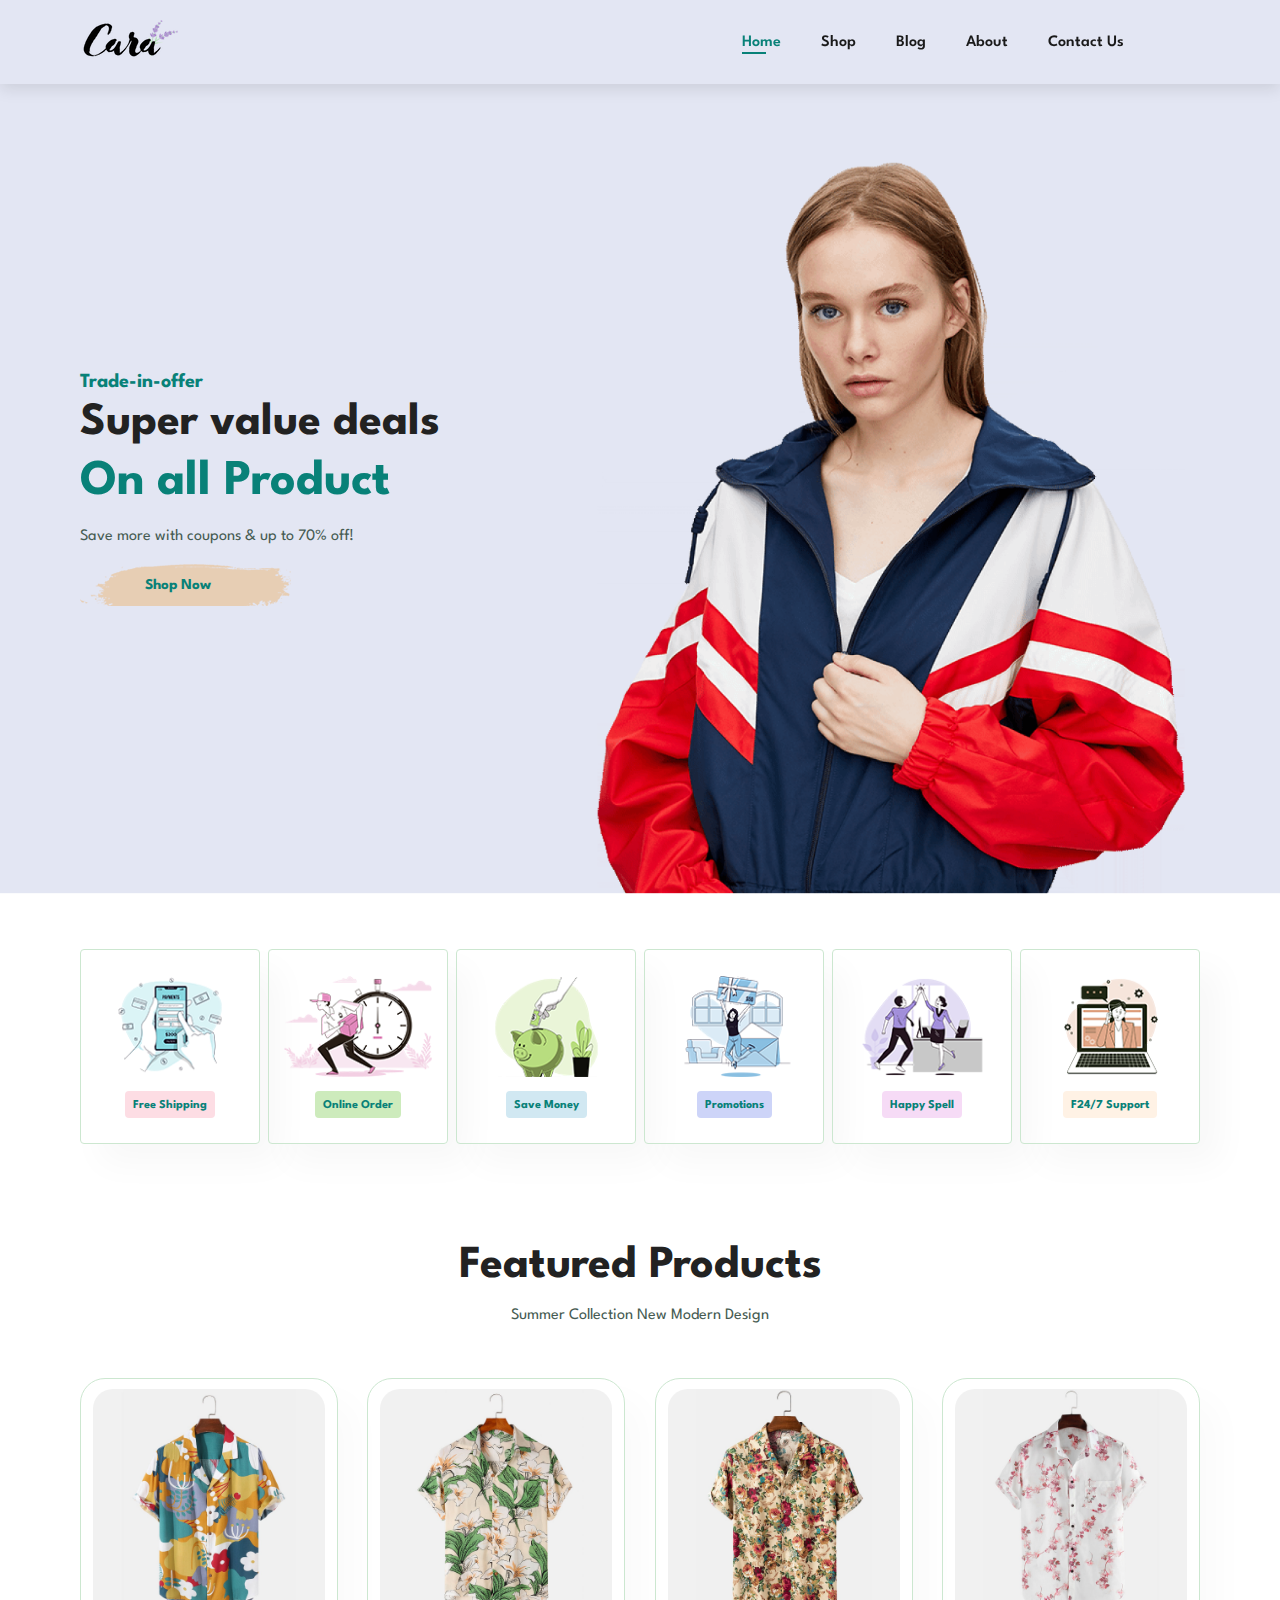
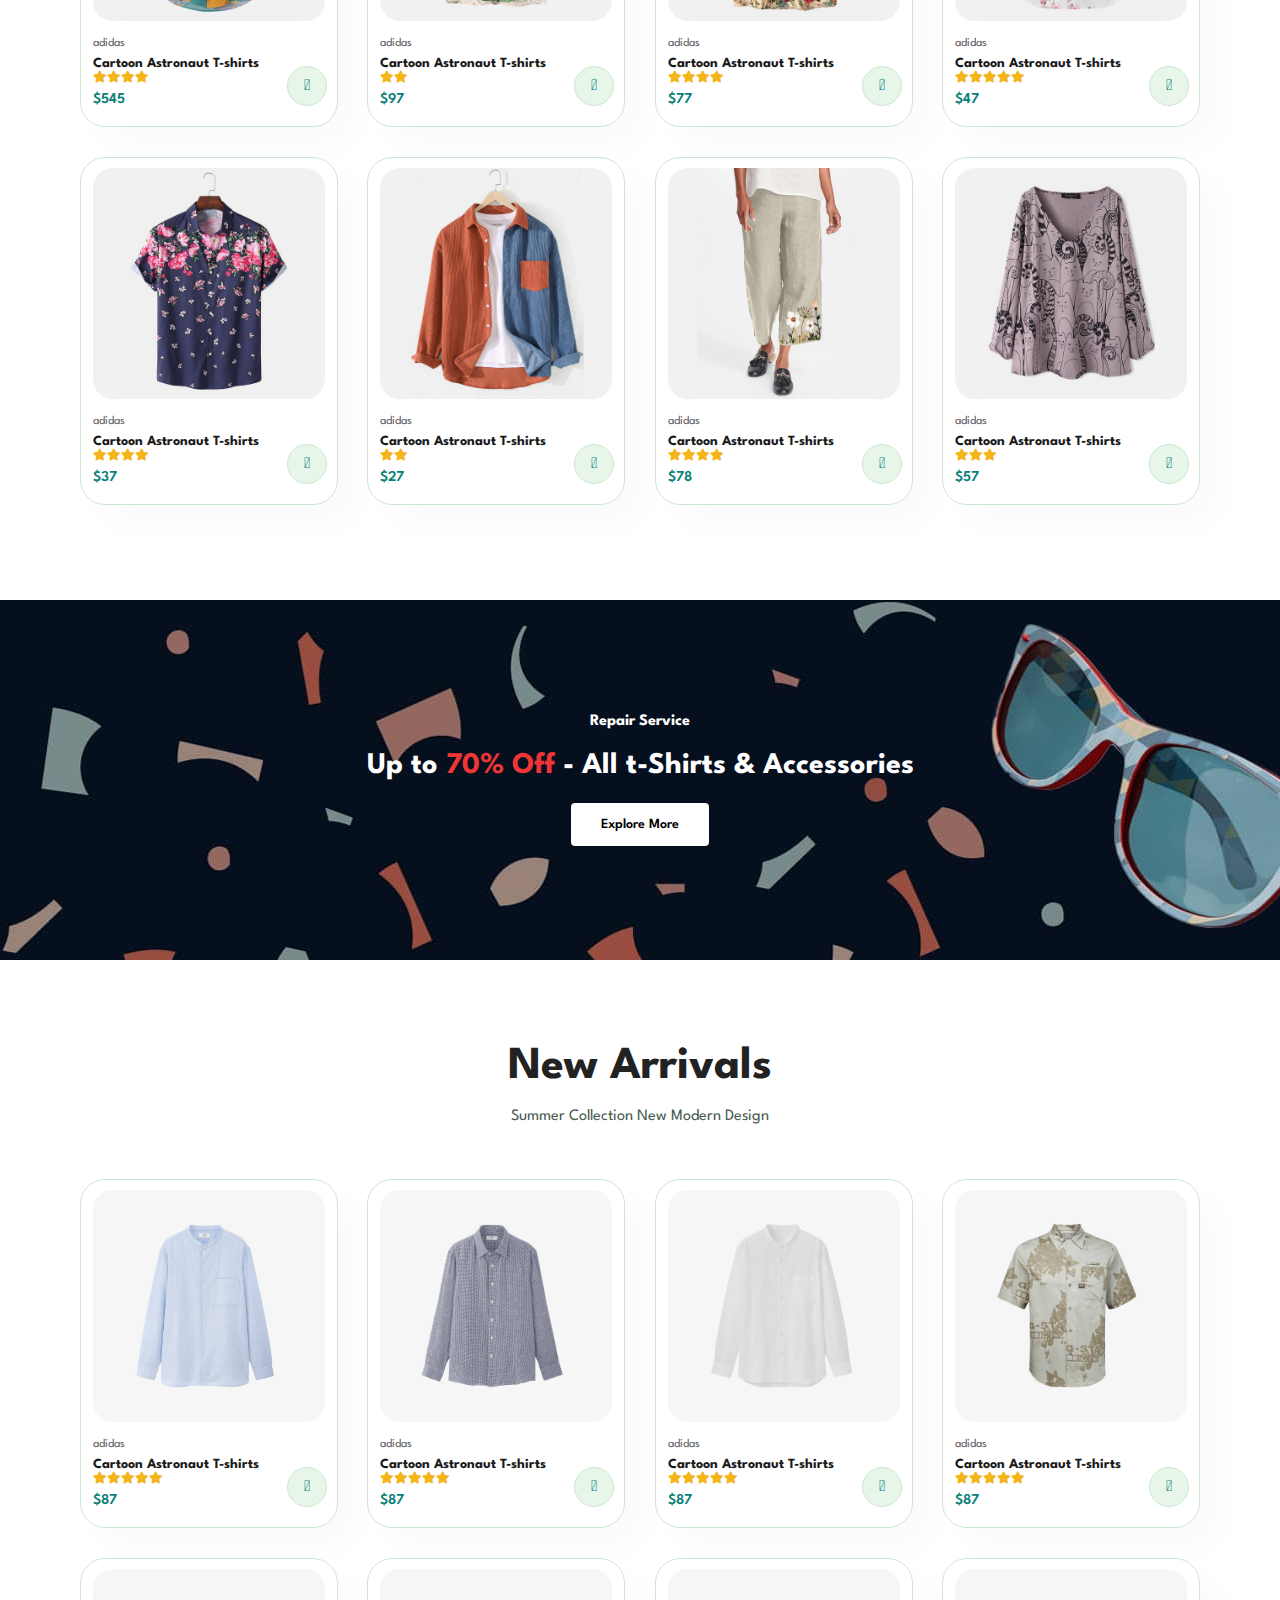
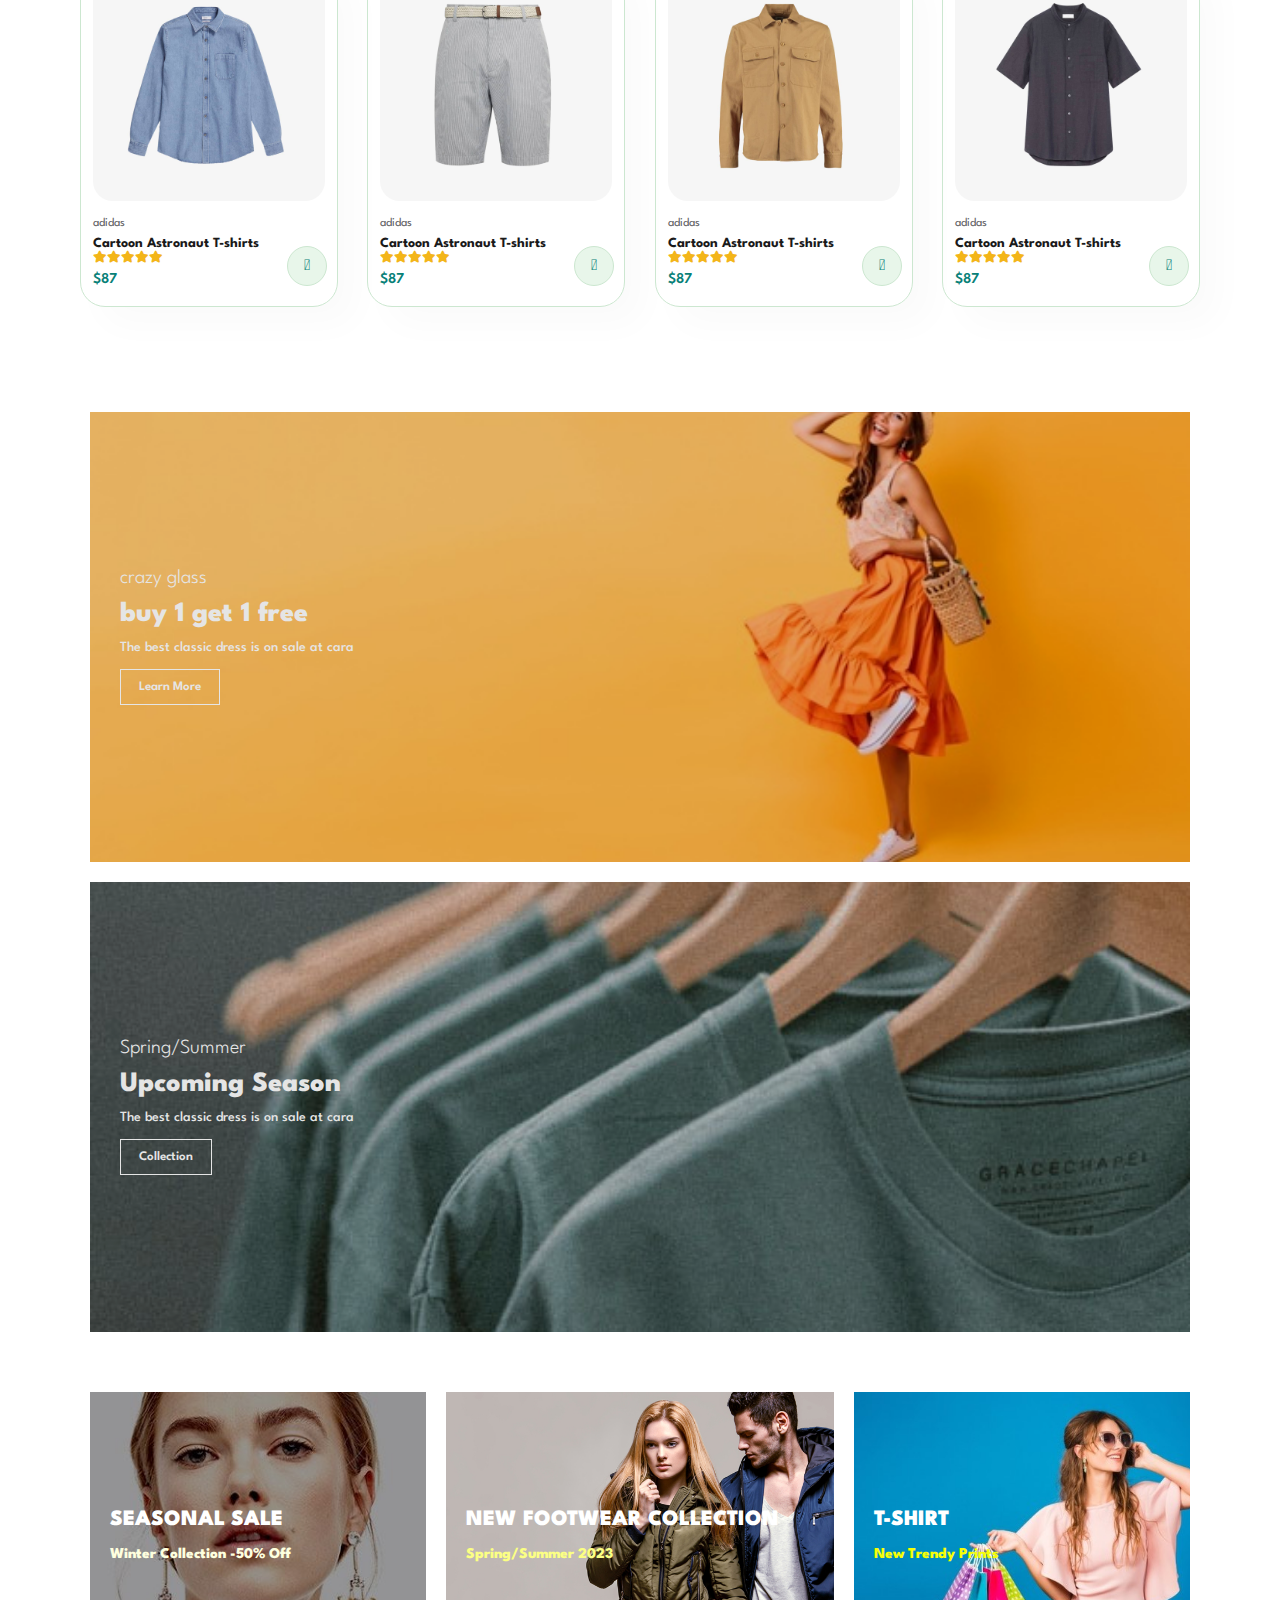
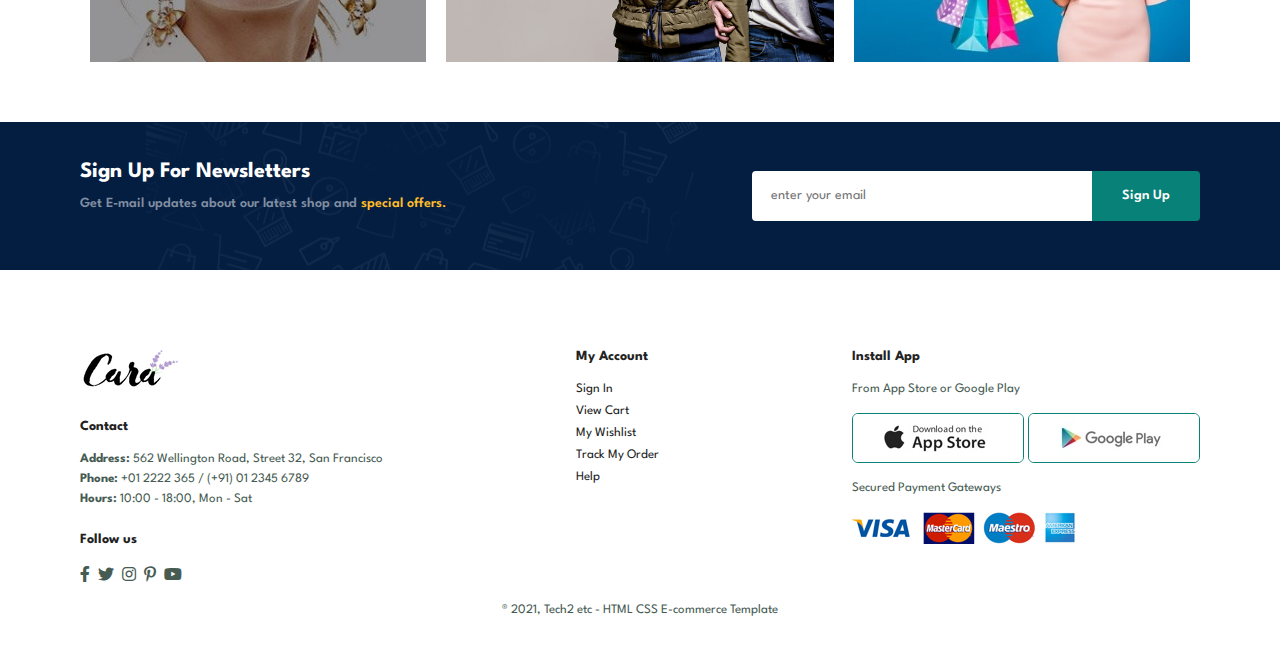
<file: index.html>
<!DOCTYPE html>
<html lang="en">
  <head>
    <meta charset="UTF-8" />
    <meta http-equiv="X-UA-Compatible" content="IE=edge" />
    <meta name="viewport" content="width=device-width, initial-scale=1.0" />
    <title>Tech2etc E-commerce Tutorial</title>
    <link
      rel="stylesheet"
      href="https://pro.fontawesome.com/releases/v5.10.0/css/all.css"
    />
    <link rel="stylesheet" href="style.css" />
    <link rel="stylesheet" href="css/banner.css" />
    <link rel="stylesheet" href="css/feature.css" />
    <link rel="stylesheet" href="css/header.css" />
    <link rel="stylesheet" href="css/hero.css" />
    <link rel="stylesheet" href="css/navbar.css" />
    <link rel="stylesheet" href="css/product1.css" />
    <link rel="stylesheet" href="css/banner3.css" />
    <link rel="stylesheet" href="css/smBanner.css" />
    <link rel="stylesheet" href="css/newsletters.css" />
    <link rel="stylesheet" href="css/footer.css" />
  </head>

  <body>
    <!---  Header  --->
    <section id="header"></section>
    <!---  Hero  --->
    <section id="hero">
      <h4>Trade-in-offer</h4>
      <h2>Super value deals</h2>
      <h1>On all Product</h1>
      <p>Save more with coupons & up to 70% off!</p>
      <button>Shop Now</button>
    </section>
    <!--  Feature -->
    <section id="feature" class="section-p1"></section>
    <!--  Product1 Feature Product  -->
    <section id="product1" class="section-p1">
      <h2>Featured Products</h2>
      <p>Summer Collection New Modern Design</p>
      <div class="pro-container" id="products"></div>
    </section>
    <!--  Banner  -->
    <section id="banner" class="section-m1 banner">
      <h4>Repair Service</h4>
      <h2>Up to <span>70% Off</span> - All t-Shirts & Accessories</h2>
      <button class="normal">Explore More</button>
    </section>
    <!--  Product1 New Arrived  -->
    <section id="product1" class="section-p1">
      <h2>New Arrivals</h2>
      <p>Summer Collection New Modern Design</p>
      <div class="pro-container" id="NewProducts"></div>
    </section>
    <!--  sm-banner  -->
    <section id="sm-banner" class="section-p1">
      <div class="banner-box banner">
        <h4>crazy glass</h4>
        <h2>buy 1 get 1 free</h2>
        <span>The best classic dress is on sale at cara</span>
        <button class="white">Learn More</button>
        <div class="layer"></div>
      </div>
      <div class="banner-box banner">
        <h4>Spring/Summer</h4>
        <h2>Upcoming Season</h2>
        <span>The best classic dress is on sale at cara</span>
        <button class="white">Collection</button>
        <div class="layer"></div>
      </div>
    </section>
    <!--  banner3  -->
    <section id="banner3">
      <div class="banner-box banner">
        <h2>SEASONAL SALE</h2>
        <h3>Winter Collection -50% Off</h3>
      </div>
      <div class="banner-box banner">
        <h2>NEW FOOTWEAR COLLECTION</h2>
        <h3>Spring/Summer 2023</h3>
      </div>
      <div class="banner-box banner">
        <h2>T-SHIRT</h2>
        <h3>New Trendy Prints</h3>
      </div>
    </section>
    <!--  News Letters  -->
    <section id="newsletters" class="section-p1 section-m1"></section>
    <footer id="footer" class="section-p1"></footer>
    <script type="module" src="js/script.js"></script>
    <script src="js/menu.js"></script>

    <script type="module">
      import { setHome } from "./js/script.js";
      setHome();
    </script>
  </body>
</html>
</file>
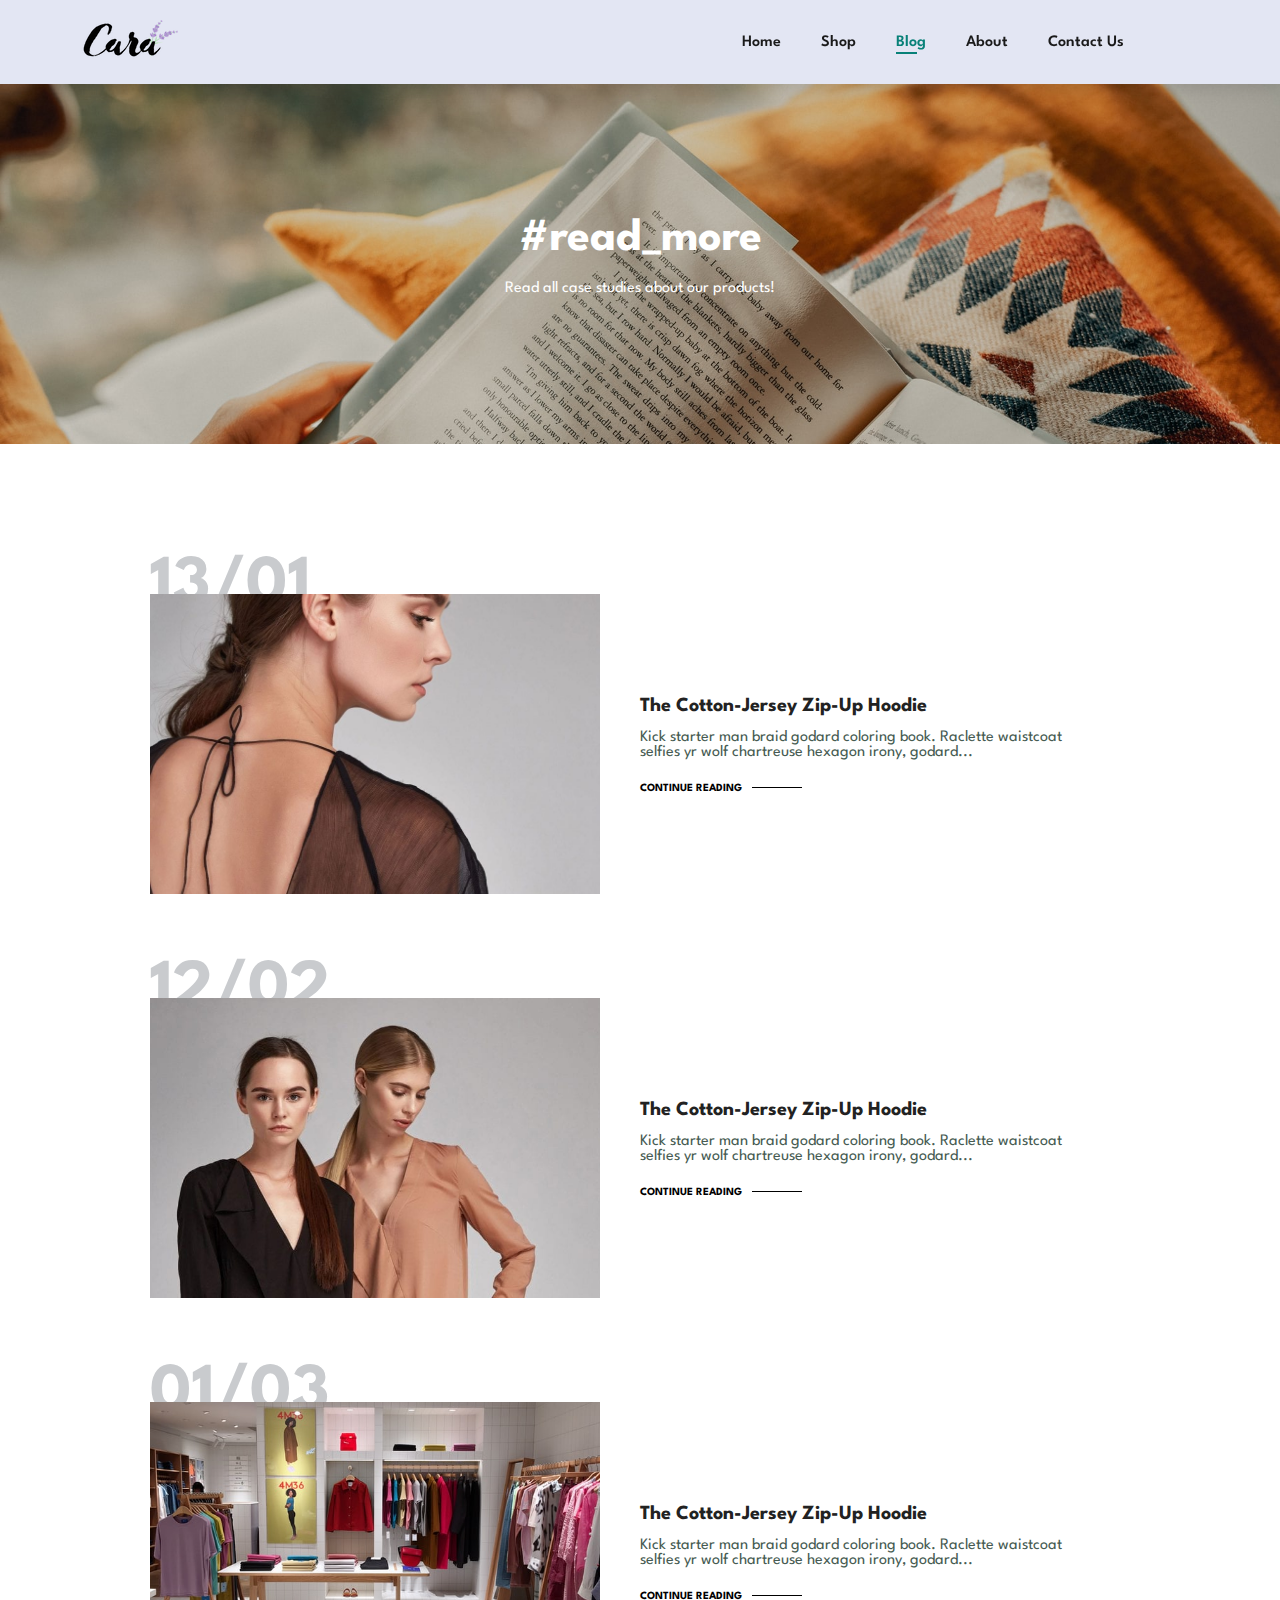
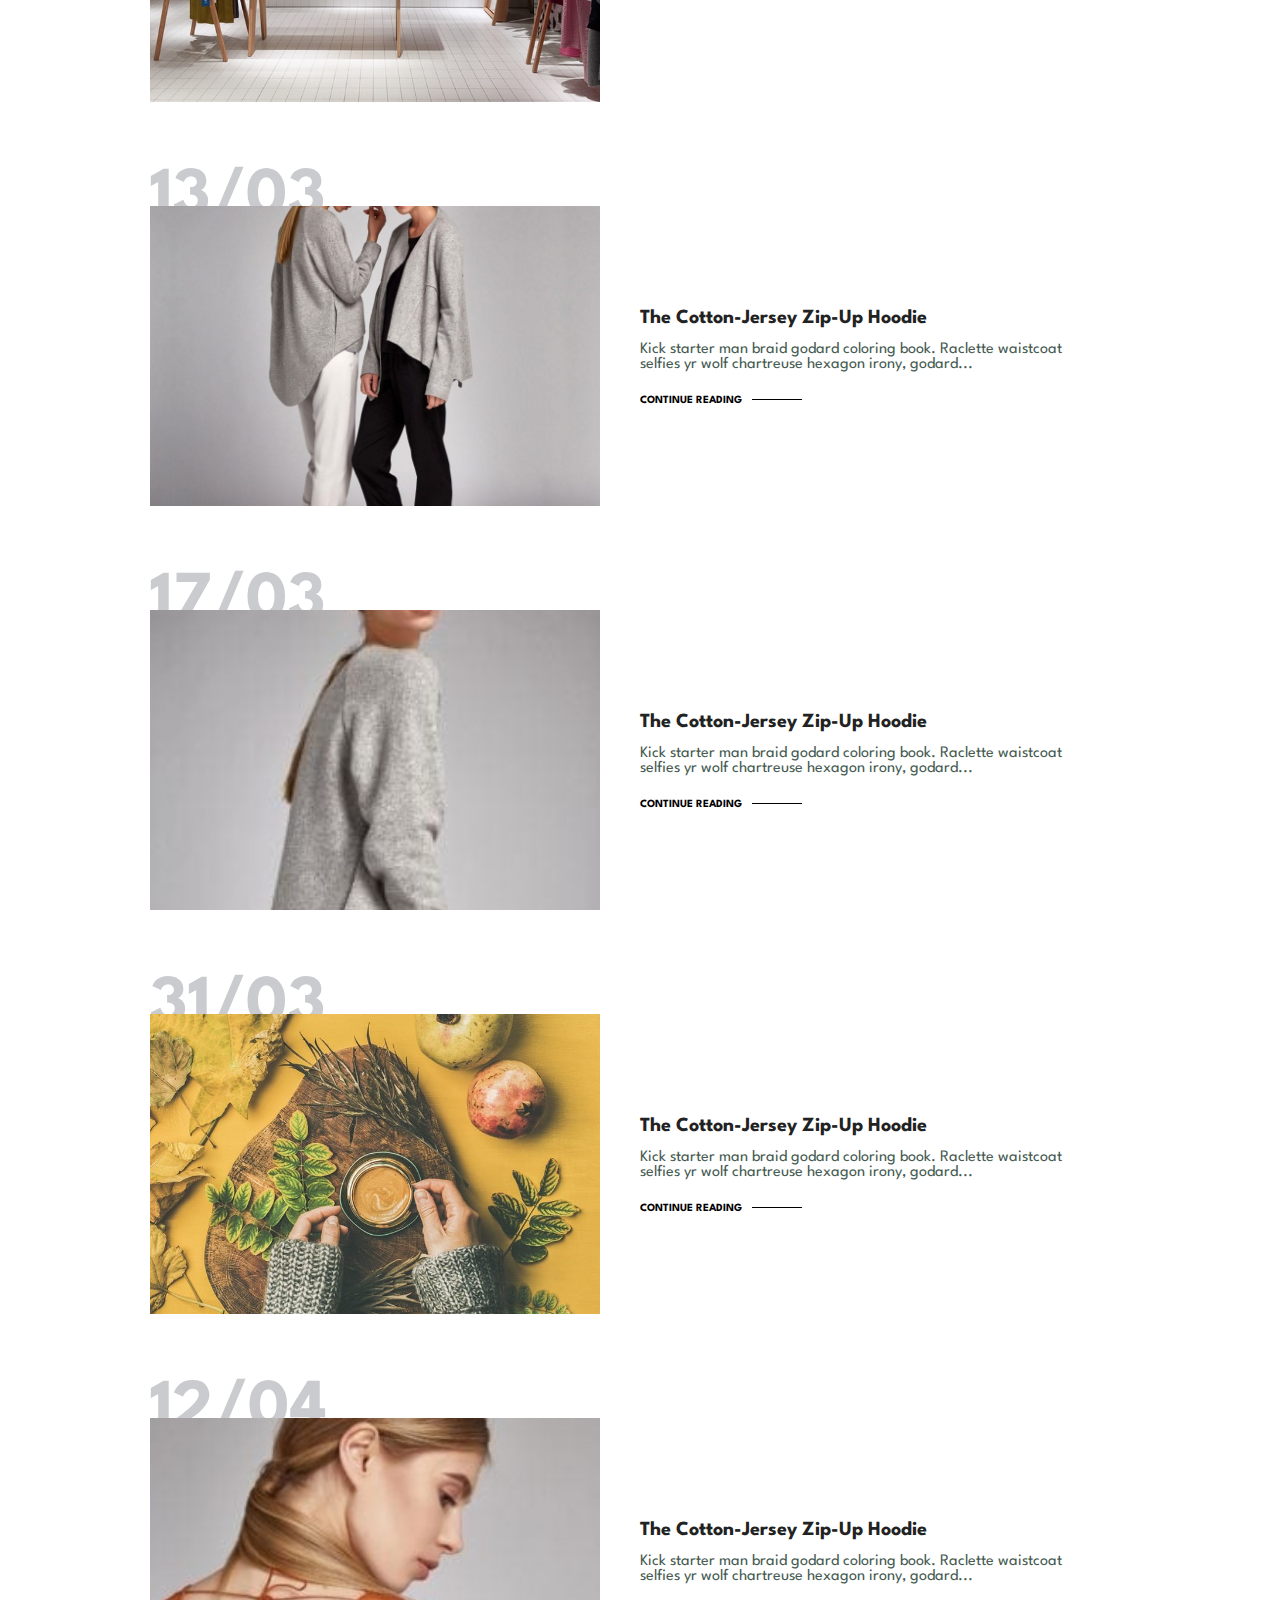
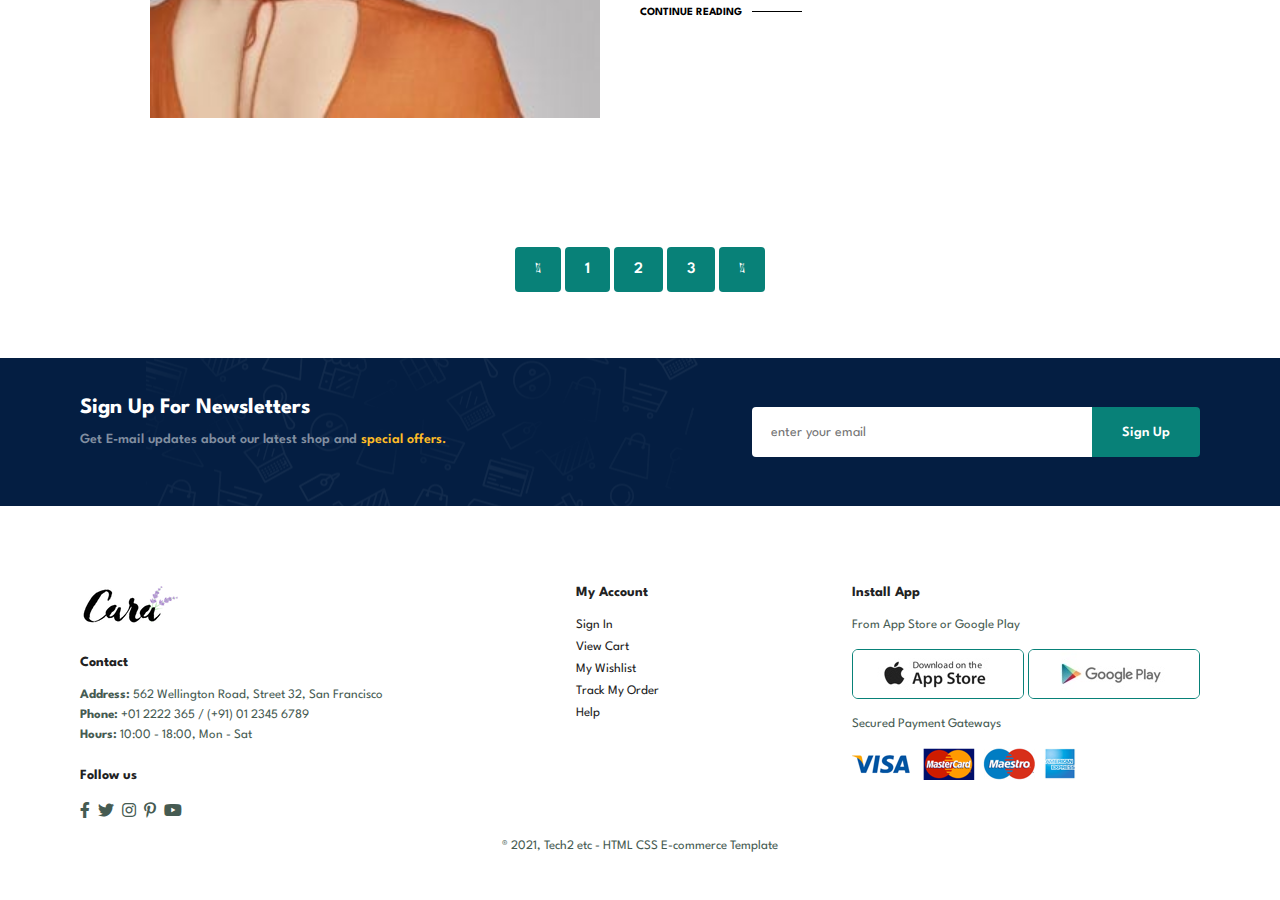
<file: blog.html>
<!DOCTYPE html>
<html lang="en">
  <head>
    <meta charset="UTF-8" />
    <meta http-equiv="X-UA-Compatible" content="IE=edge" />
    <meta name="viewport" content="width=device-width, initial-scale=1.0" />
    <title>Tech2etc Ecommerce Tutorial</title>
    <link
      rel="stylesheet"
      href="https://pro.fontawesome.com/releases/v5.10.0/css/all.css"
    />
    <link rel="stylesheet" href="style.css" />
    <link rel="stylesheet" href="css/banner.css" />
    <link rel="stylesheet" href="css/feature.css" />
    <link rel="stylesheet" href="css/header.css" />
    <link rel="stylesheet" href="css/hero.css" />
    <link rel="stylesheet" href="css/navbar.css" />
    <link rel="stylesheet" href="css/product1.css" />
    <link rel="stylesheet" href="css/banner3.css" />
    <link rel="stylesheet" href="css/smBanner.css" />
    <link rel="stylesheet" href="css/newsletters.css" />
    <link rel="stylesheet" href="css/footer.css" />
    <link rel="stylesheet" href="css/shop.css" />
    <link rel="stylesheet" href="css/blog.css" />
  </head>

  <body>
    <!---  Header  --->
    <section id="header"></section>
    <section id="page_header" class="page_header_blog">
      <h2>#read_more</h2>
      <p>Read all case studies about our products!</p>
    </section>
    <section id="blog"></section>

    <section id="pagination" class="section-p1 section-m1">
      <a href="#"><i class="fal fa-long-arrow-alt-left"></i></a>
      <a href="#" class="number select">1</a>
      <a href="#" class="number">2</a>
      <a href="#" class="number">3</a>
      <a href="#"><i class="fal fa-long-arrow-alt-right"></i></a>
    </section>
    <section id="newsletters" class="section-p1 section-m1"></section>

    <footer id="footer" class="section-p1"></footer>

    <script type="module" src="js/script.js"></script>
    <script src="js/menu.js"></script>
    <script type="module">
      import { setBlog } from "./js/script.js";
      setBlog();
    </script>
  </body>
</html>
</file>
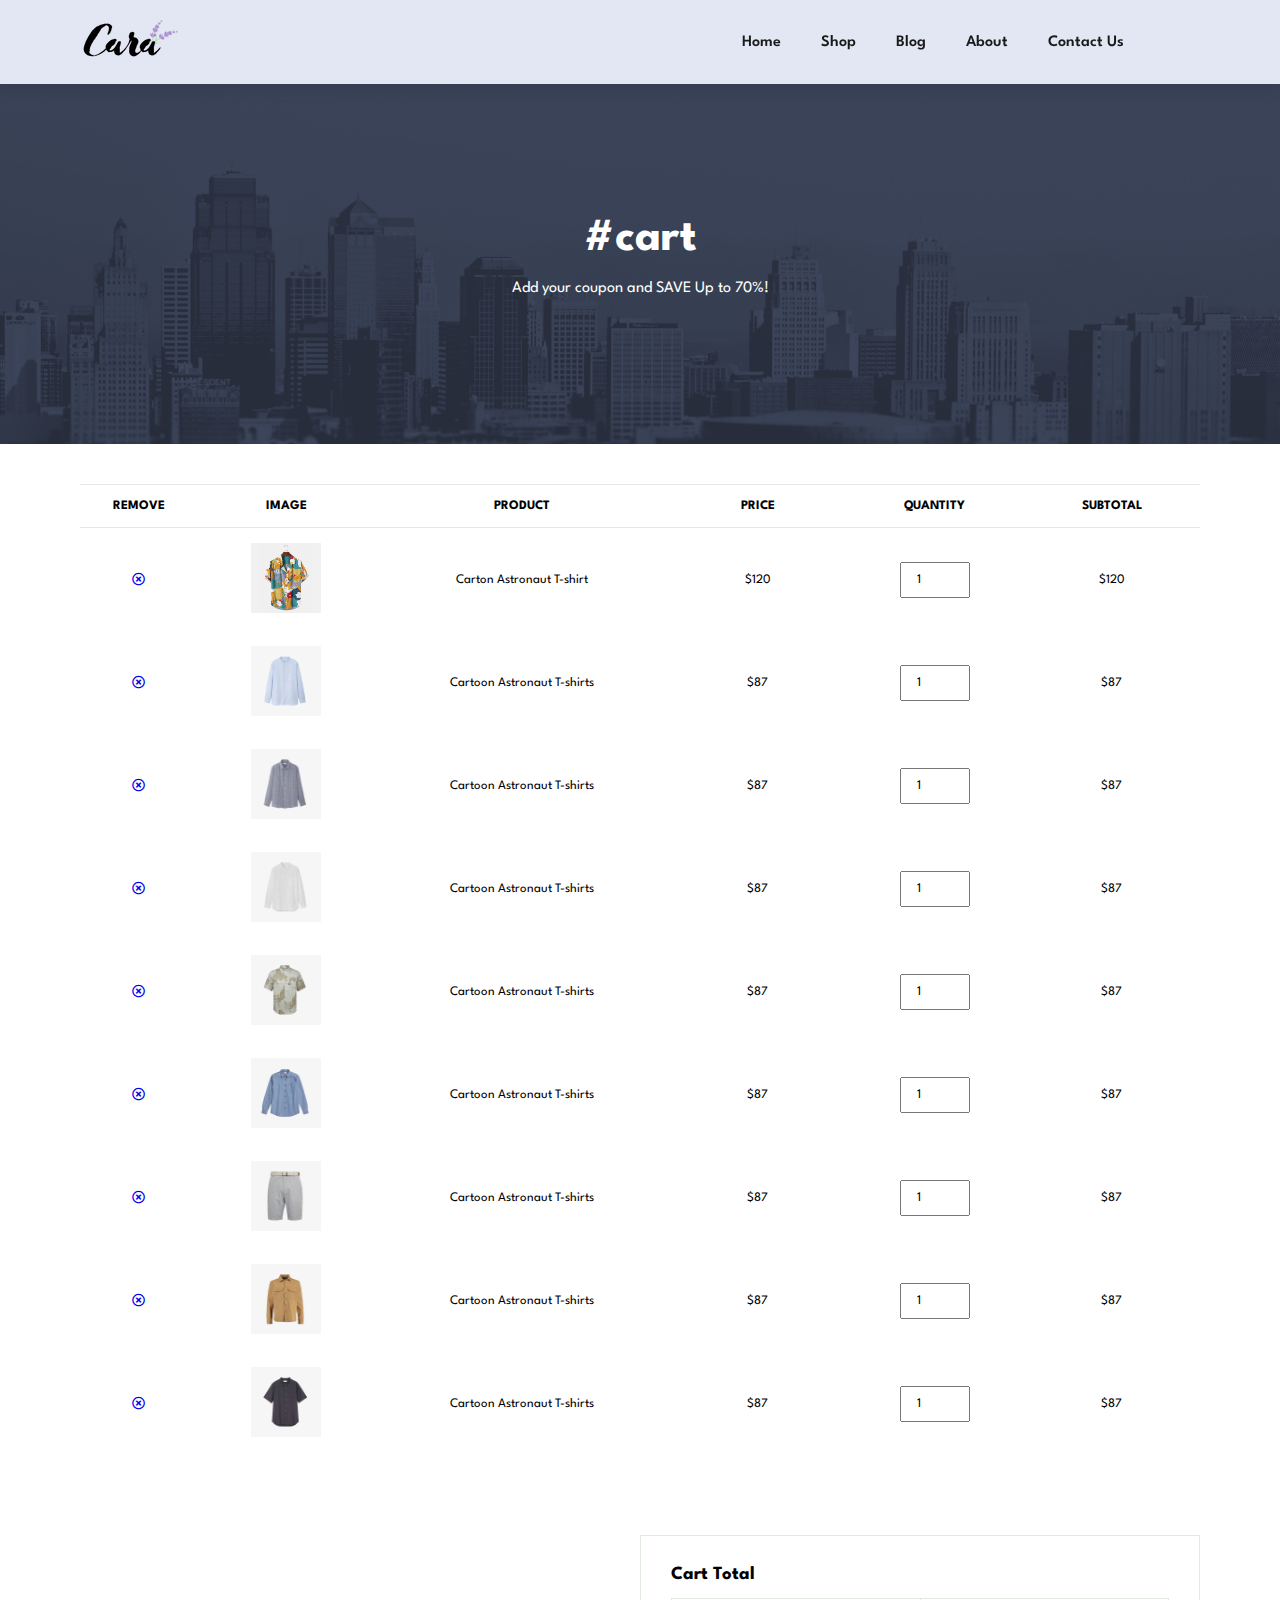
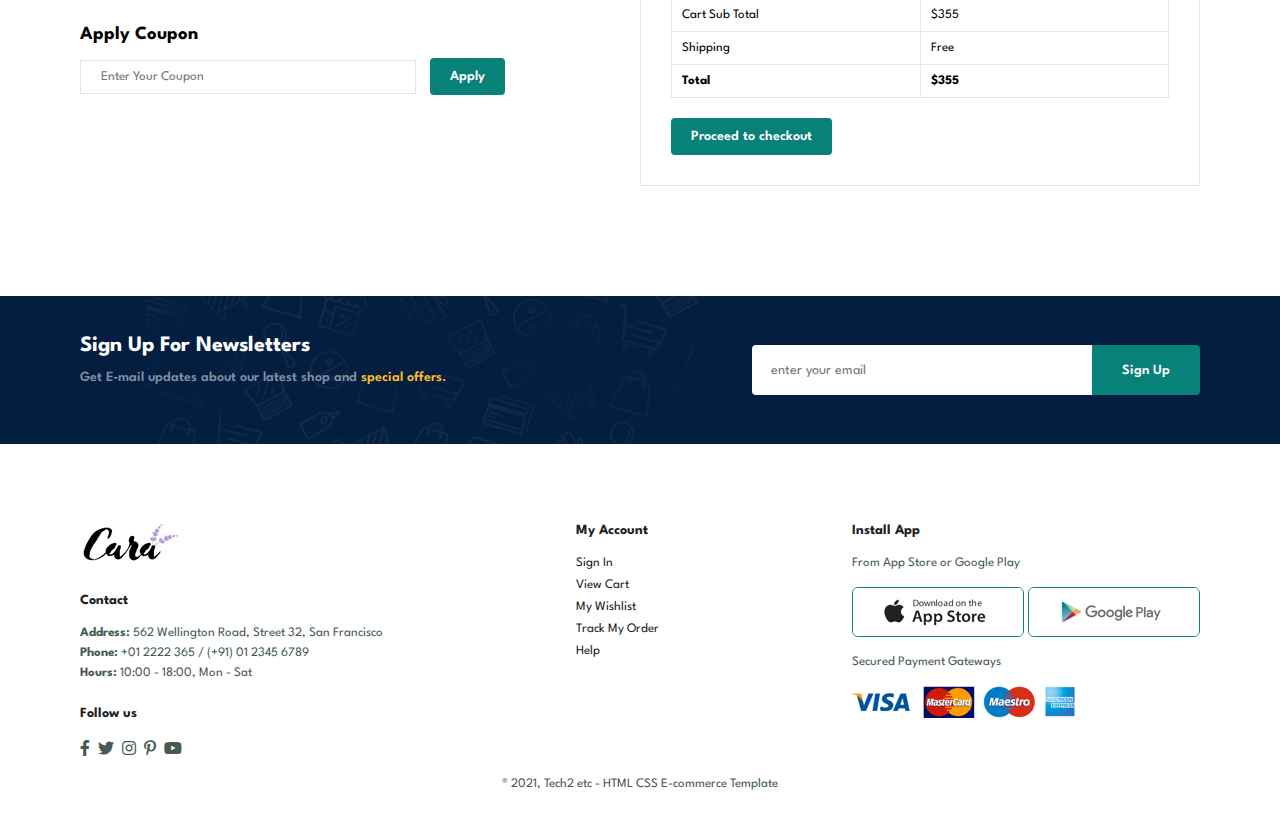
<file: cart.html>
<!DOCTYPE html>
<html lang="en">
  <head>
    <meta charset="UTF-8" />
    <meta http-equiv="X-UA-Compatible" content="IE=edge" />
    <meta name="viewport" content="width=device-width, initial-scale=1.0" />
    <title>Document</title>
    <link
      rel="stylesheet"
      href="https://pro.fontawesome.com/releases/v5.10.0/css/all.css"
    />
    <link rel="stylesheet" href="style.css" />
    <link rel="stylesheet" href="css/banner.css" />
    <link rel="stylesheet" href="css/feature.css" />
    <link rel="stylesheet" href="css/header.css" />
    <link rel="stylesheet" href="css/hero.css" />
    <link rel="stylesheet" href="css/navbar.css" />
    <link rel="stylesheet" href="css/product1.css" />
    <link rel="stylesheet" href="css/banner3.css" />
    <link rel="stylesheet" href="css/smBanner.css" />
    <link rel="stylesheet" href="css/newsletters.css" />
    <link rel="stylesheet" href="css/footer.css" />
    <link rel="stylesheet" href="css/shop.css" />
    <link rel="stylesheet" href="css/cart.css" />
  </head>

  <body>
    <!---  Header  --->
    <section id="header"></section>
    <section id="page_header" class="page_header_contact">
      <h2>#cart</h2>
      <p>Add your coupon and SAVE Up to 70%!</p>
    </section>
    <section id="cart" class="section-p1">
      <table id="cart-table" width="100%">
        <thead>
          <td>Remove</td>
          <td>Image</td>
          <td>Product</td>
          <td>Price</td>
          <td>Quantity</td>
          <td>Subtotal</td>
        </thead>

        <tr>
          <td>
            <a href="#">
              <i class="far fa-times-circle"></i>
            </a>
          </td>
          <td>
            <img src="css/img/products/f1.jpg" />
          </td>
          <td>Carton Astronaut T-shirt</td>
          <td>$120</td>
          <td>
            <input type="number" value="1" />
          </td>
          <td>$120</td>
        </tr>
      </table>
    </section>

    <section id="cart-add" class="section-p1">
      <div id="coupon">
        <h3>Apply Coupon</h3>
        <div>
          <input type="text" placeholder="Enter Your Coupon" />
          <button class="normal">Apply</button>
        </div>
      </div>
      <div id="subtotal">
        <h3>Cart Total</h3>
        <table>
          <tr>
            <td>Cart Sub Total</td>
            <td>$355</td>
          </tr>
          <tr>
            <td>Shipping</td>
            <td>Free</td>
          </tr>
          <tr>
            <td><strong>Total</strong></td>
            <td><strong>$355</strong></td>
          </tr>
        </table>
        <button class="normal">Proceed to checkout</button>
      </div>
    </section>
    <section id="newsletters" class="section-p1 section-m1"></section>
    <footer id="footer" class="section-p1"></footer>
    <script type="module" src="js/script.js"></script>
    <script type="module" src="js/cart.js"></script>

    <script src="js/menu.js"></script>
    <script type="module">
      import { setCart } from "./js/script.js";
      setCart();
    </script>
  </body>
</html>
</file>
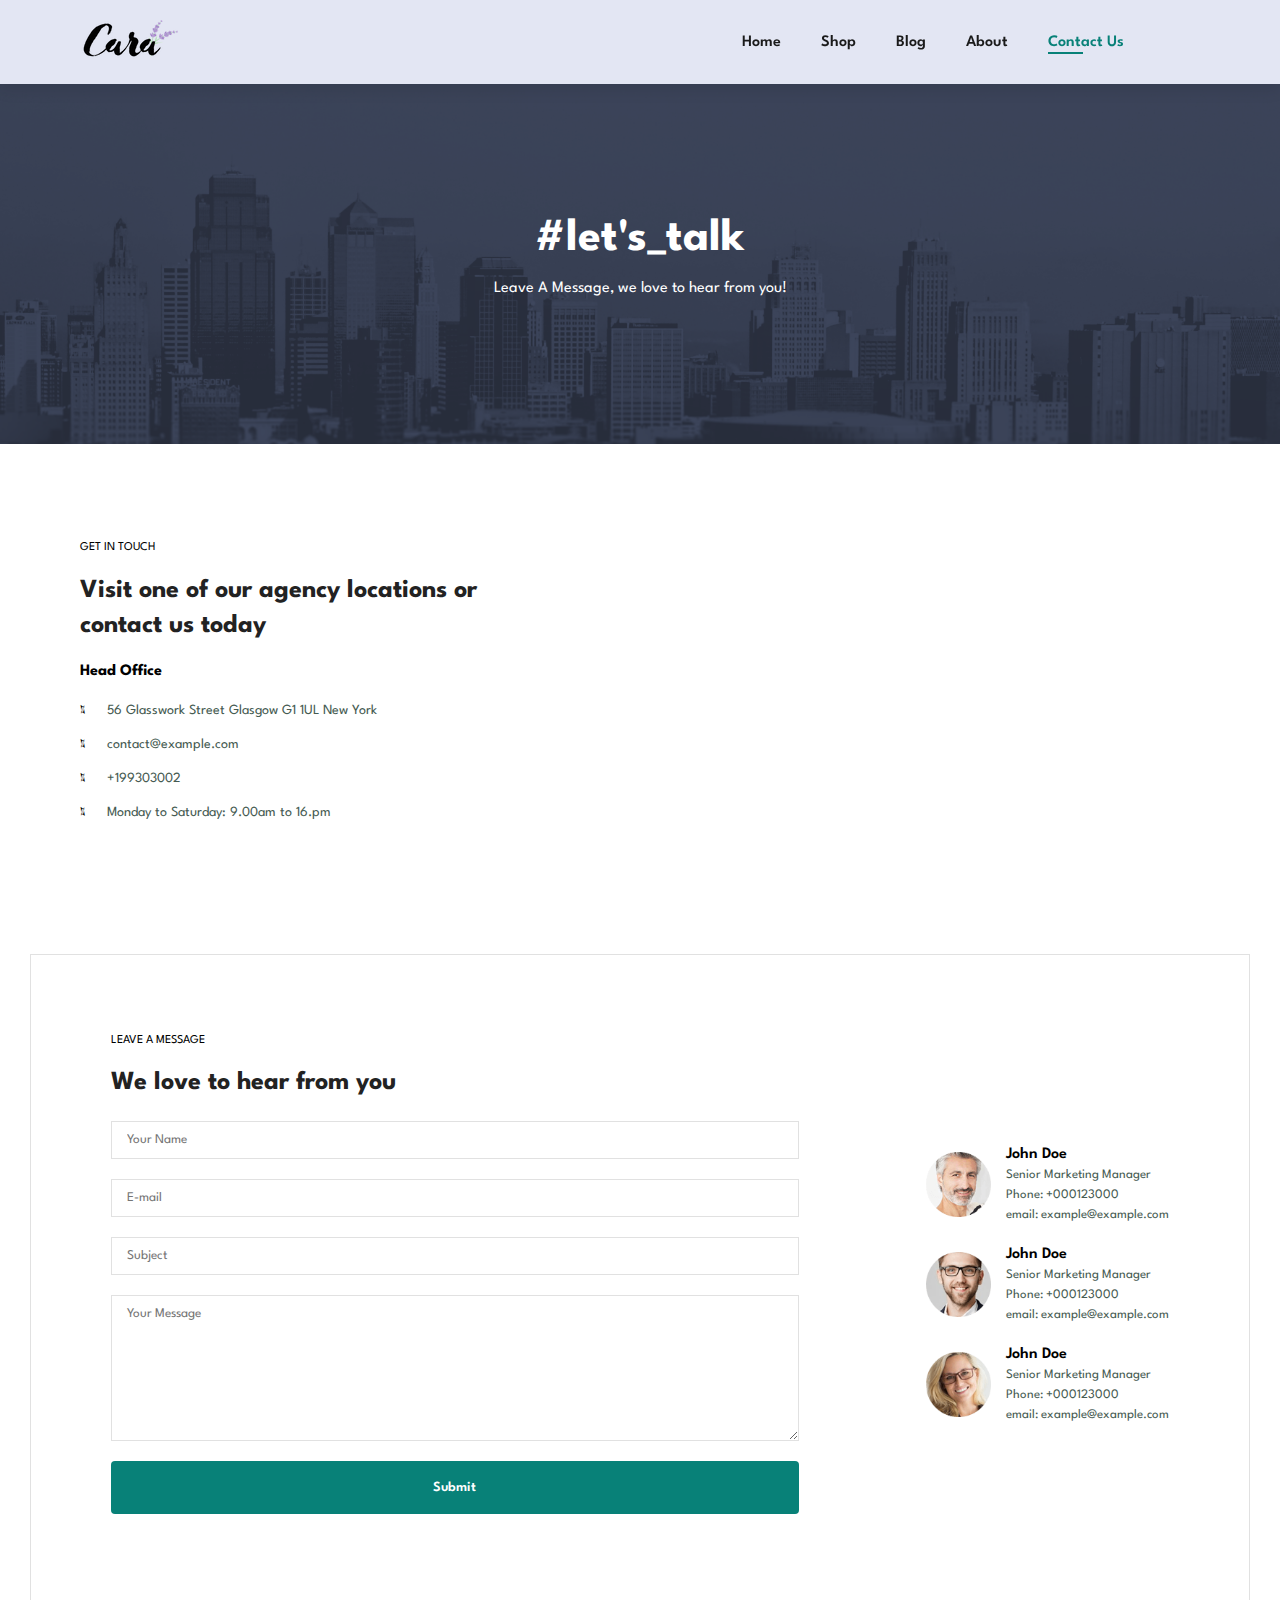
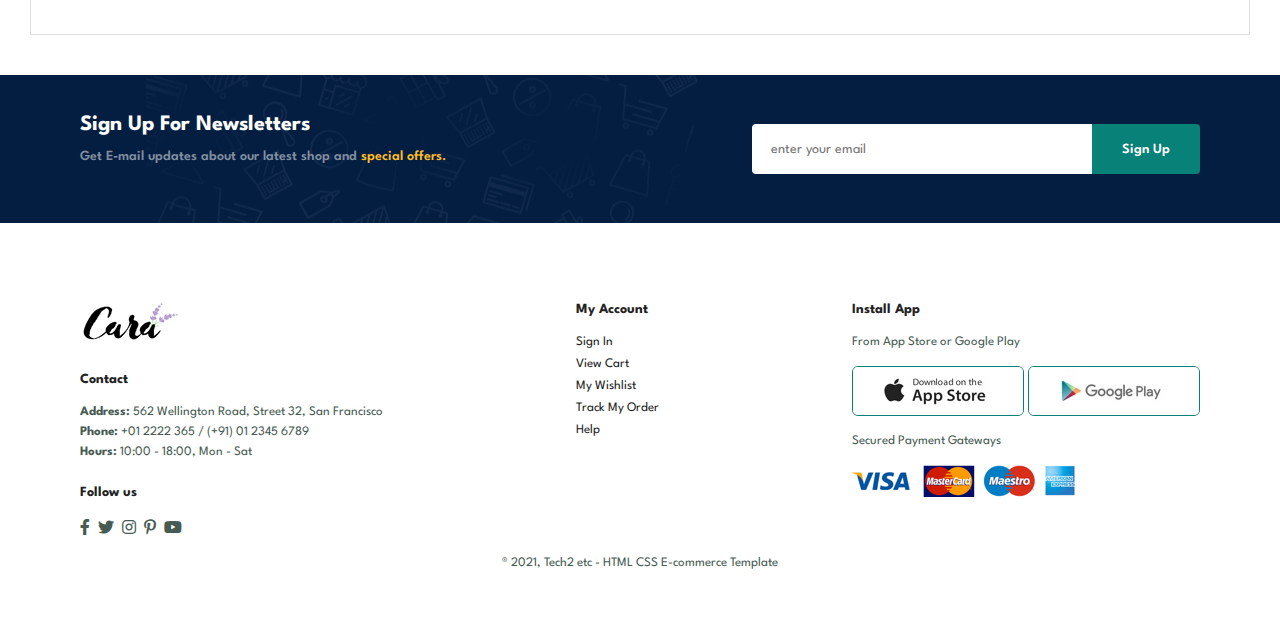
<file: contact.html>
<!DOCTYPE html>
<html lang="en">
  <head>
    <meta charset="UTF-8" />
    <meta http-equiv="X-UA-Compatible" content="IE=edge" />
    <meta name="viewport" content="width=device-width, initial-scale=1.0" />
    <title>Document</title>

    <link
      rel="stylesheet"
      href="https://pro.fontawesome.com/releases/v5.10.0/css/all.css"
    />
    <link rel="stylesheet" href="style.css" />
    <link rel="stylesheet" href="css/banner.css" />
    <link rel="stylesheet" href="css/feature.css" />
    <link rel="stylesheet" href="css/header.css" />
    <link rel="stylesheet" href="css/hero.css" />
    <link rel="stylesheet" href="css/navbar.css" />
    <link rel="stylesheet" href="css/product1.css" />
    <link rel="stylesheet" href="css/banner3.css" />
    <link rel="stylesheet" href="css/smBanner.css" />
    <link rel="stylesheet" href="css/newsletters.css" />
    <link rel="stylesheet" href="css/footer.css" />
    <link rel="stylesheet" href="css/shop.css" />
    <link rel="stylesheet" href="css/contact.css" />
  </head>

  <body>
    <!---  Header  --->
    <section id="header"></section>
    <section id="page_header" class="page_header_contact">
      <h2>#let's_talk</h2>
      <p>Leave A Message, we love to hear from you!</p>
    </section>
    <section id="contact-details" class="section-p1">
      <div class="details">
        <span>GET IN TOUCH</span>
        <h2>Visit one of our agency locations or contact us today</h2>
        <h3>Head Office</h3>
        <div>
          <li>
            <i class="fal fa-map"></i>
            <p>56 Glasswork Street Glasgow G1 1UL New York</p>
          </li>
          <li>
            <i class="fal fa-envelope"></i>
            <p>contact@example.com</p>
          </li>
          <li>
            <i class="fal fa-phone-alt"></i>
            <p>+199303002</p>
          </li>
          <li>
            <i class="fal fa-clock"></i>
            <p>Monday to Saturday: 9.00am to 16.pm</p>
          </li>
        </div>
      </div>
      <div class="map">
        <iframe
          src="https://www.google.com/maps/embed?pb=!1m18!1m12!1m3!1d79041.45211667562!2d-1.3299879371507235!3d51.75049376945212!2m3!1f0!2f0!3f0!3m2!1i1024!2i768!4f13.1!3m3!1m2!1s0x48713380adc41faf%3A0xc820dba8cb547402!2sOxford%2C%20UK!5e0!3m2!1sen!2ssa!4v1716792666834!5m2!1sen!2ssa"
          width="600"
          height="450"
          style="border: 0"
          allowfullscreen=""
          loading="lazy"
          referrerpolicy="no-referrer-when-downgrade"
        ></iframe>
      </div>
    </section>

    <section id="form-details" >
      <form action="">
        <span> LEAVE A MESSAGE</span>
        <h2>We love to hear from you</h2>
        <input type="text" placeholder="Your Name" />
        <input type="text" placeholder="E-mail" />
        <input type="text" placeholder="Subject" />
        <textarea
          name=""
          id=""
          cols="30"
          rows="10"
          placeholder="Your Message"
        ></textarea>
        <button class="normal">Submit</button>
      </form>
      <div class="people">
        <div>
          <img src="css/img/people/1.png" />
          <p>
            <span>John Doe</span> Senior Marketing Manager <br />
            Phone: +000123000 <br />
            email: example@example.com
          </p>
        </div>
        <div>
          <img src="css/img/people/2.png" />
          <p>
            <span>John Doe</span> Senior Marketing Manager <br />
            Phone: +000123000 <br />
            email: example@example.com
          </p>
        </div>
        <div>
          <img src="css/img/people/3.png" />
          <p>
            <span>John Doe</span> Senior Marketing Manager <br />
            Phone: +000123000 <br />
            email: example@example.com
          </p>
        </div>
      </div>
    </section>
    <section id="newsletters" class="section-p1 section-m1"></section>

    <footer id="footer" class="section-p1"></footer>

    <script type="module" src="js/script.js"></script>
    <script src="js/menu.js"></script>
    <script type="module">
      import { setContact } from "./js/script.js";
      setContact();
    </script>
  </body>
</html>
</file>
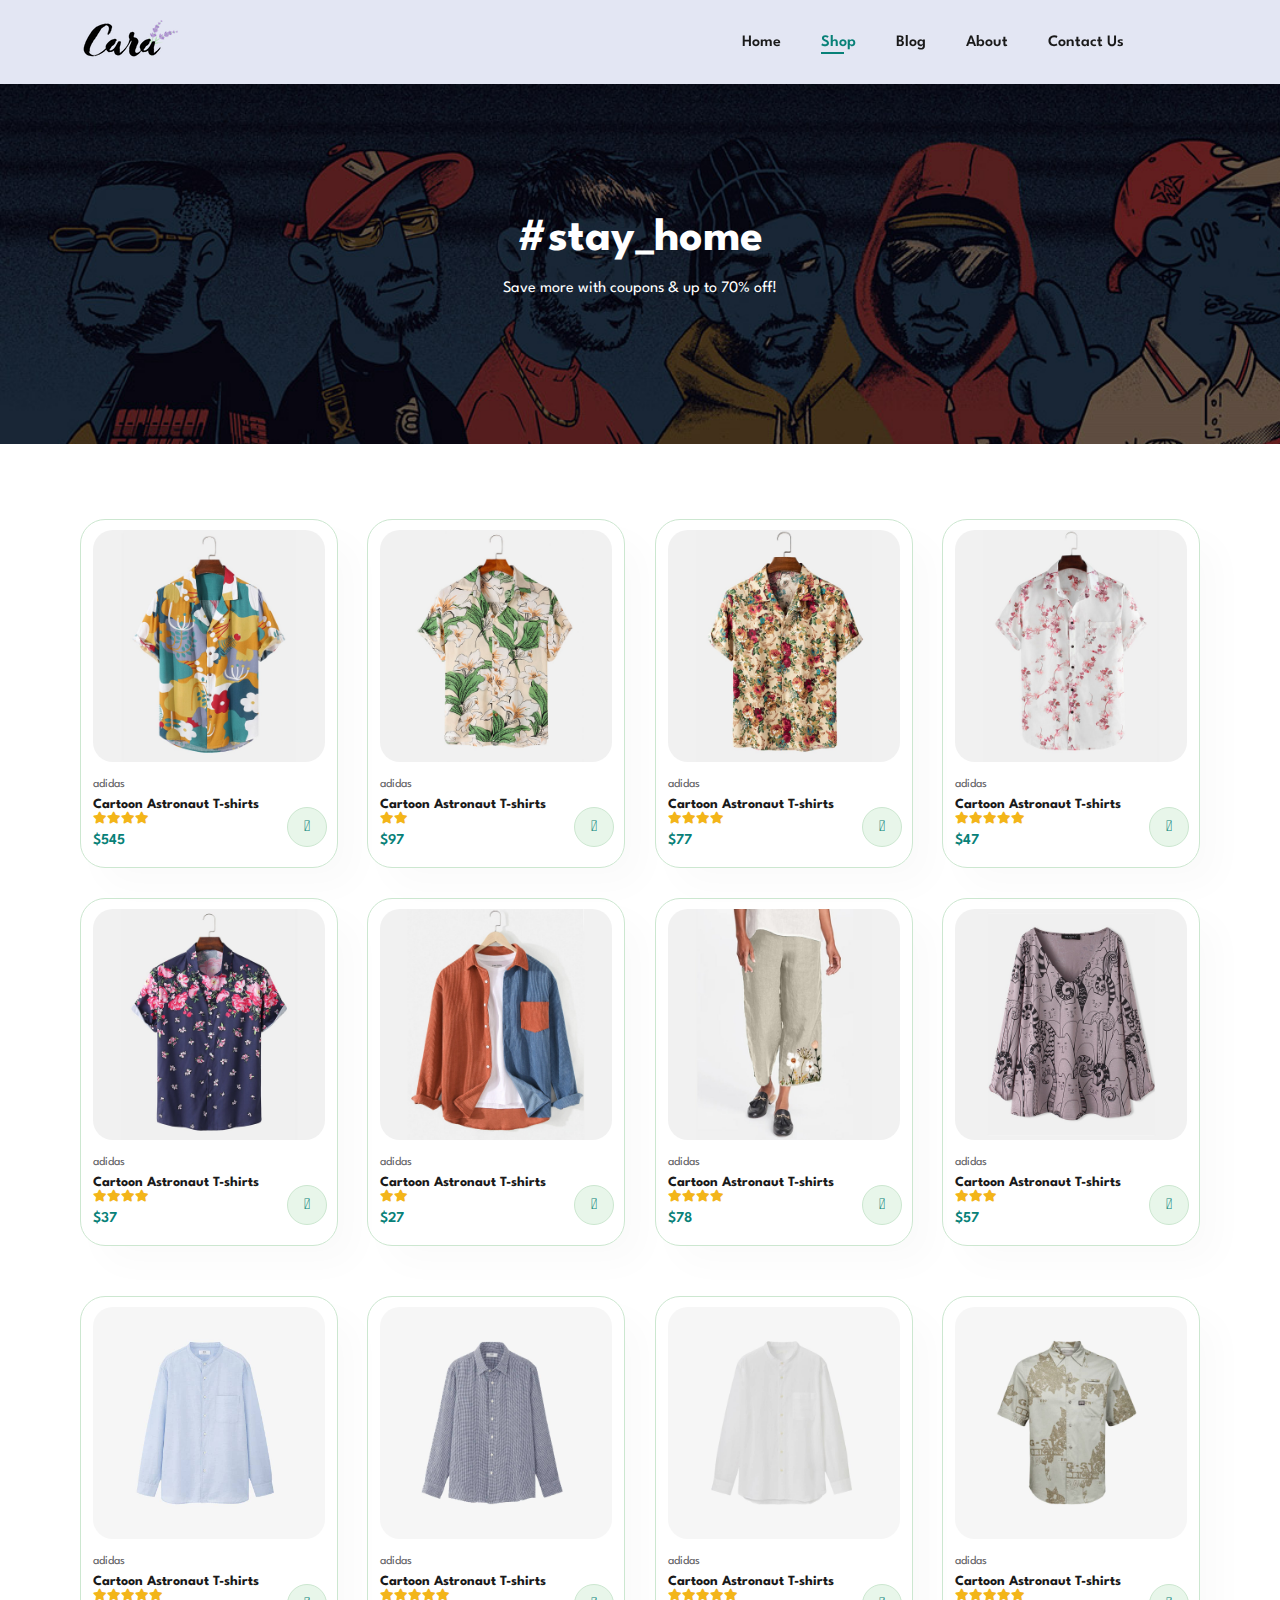
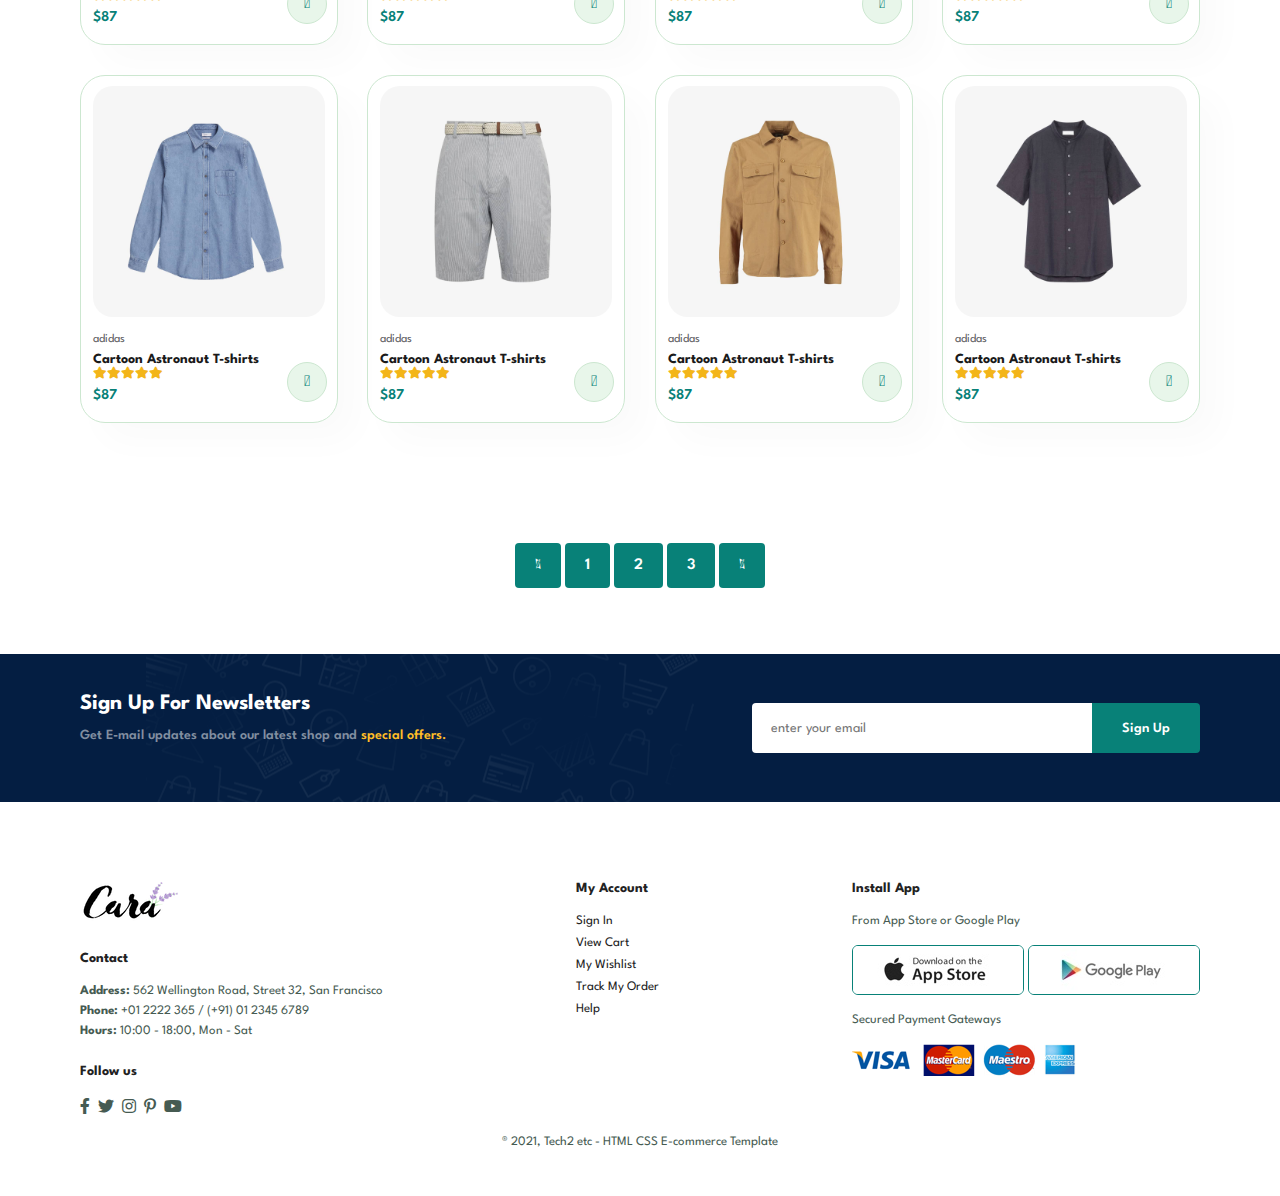
<file: shop.html>
<!DOCTYPE html>
<html lang="en">
  <head>
    <meta charset="UTF-8" />
    <meta http-equiv="X-UA-Compatible" content="IE=edge" />
    <meta name="viewport" content="width=device-width, initial-scale=1.0" />
    <title>Tech2etc E-commerce Tutorial</title>
    <link
      rel="stylesheet"
      href="https://pro.fontawesome.com/releases/v5.10.0/css/all.css"
    />
    <link rel="stylesheet" href="style.css" />
    <link rel="stylesheet" href="css/header.css" />
    <link rel="stylesheet" href="css/navbar.css" />
    <link rel="stylesheet" href="css/product1.css" />
    <link rel="stylesheet" href="css/newsletters.css" />
    <link rel="stylesheet" href="css/footer.css" />
    <link rel="stylesheet" href="css/shop.css" />
  </head>

  <body>
    <!---  Header  --->
    <section id="header"></section>
    <section id="page_header" class="page_header_shop">
      <h2>#stay_home</h2>
      <p>Save more with coupons & up to 70% off!</p>
    </section>
    <section id="product1" class="section-p1">
      <div class="pro-container" id="products"></div>
      <div class="pro-container" id="NewProducts"></div>
    </section>

    <section id="pagination" class="section-p1 section-m1">
      <a href="#"><i class="fal fa-long-arrow-alt-left"></i></a>
      <a href="#" class="number select">1</a>
      <a href="#" class="number">2</a>
      <a href="#" class="number">3</a>
      <a href="#"><i class="fal fa-long-arrow-alt-right"></i></a>
    </section>

    <!--  News Letters  -->
    <section id="newsletters" class="section-p1 section-m1"></section>

    <footer id="footer" class="section-p1"></footer>

    <script type="module" src="js/script.js"></script>
    <script src="js/menu.js"></script>
    <script type="module">
      import { setShop } from "./js/script.js";
      setShop();
    </script>
  </body>
</html>
</file>
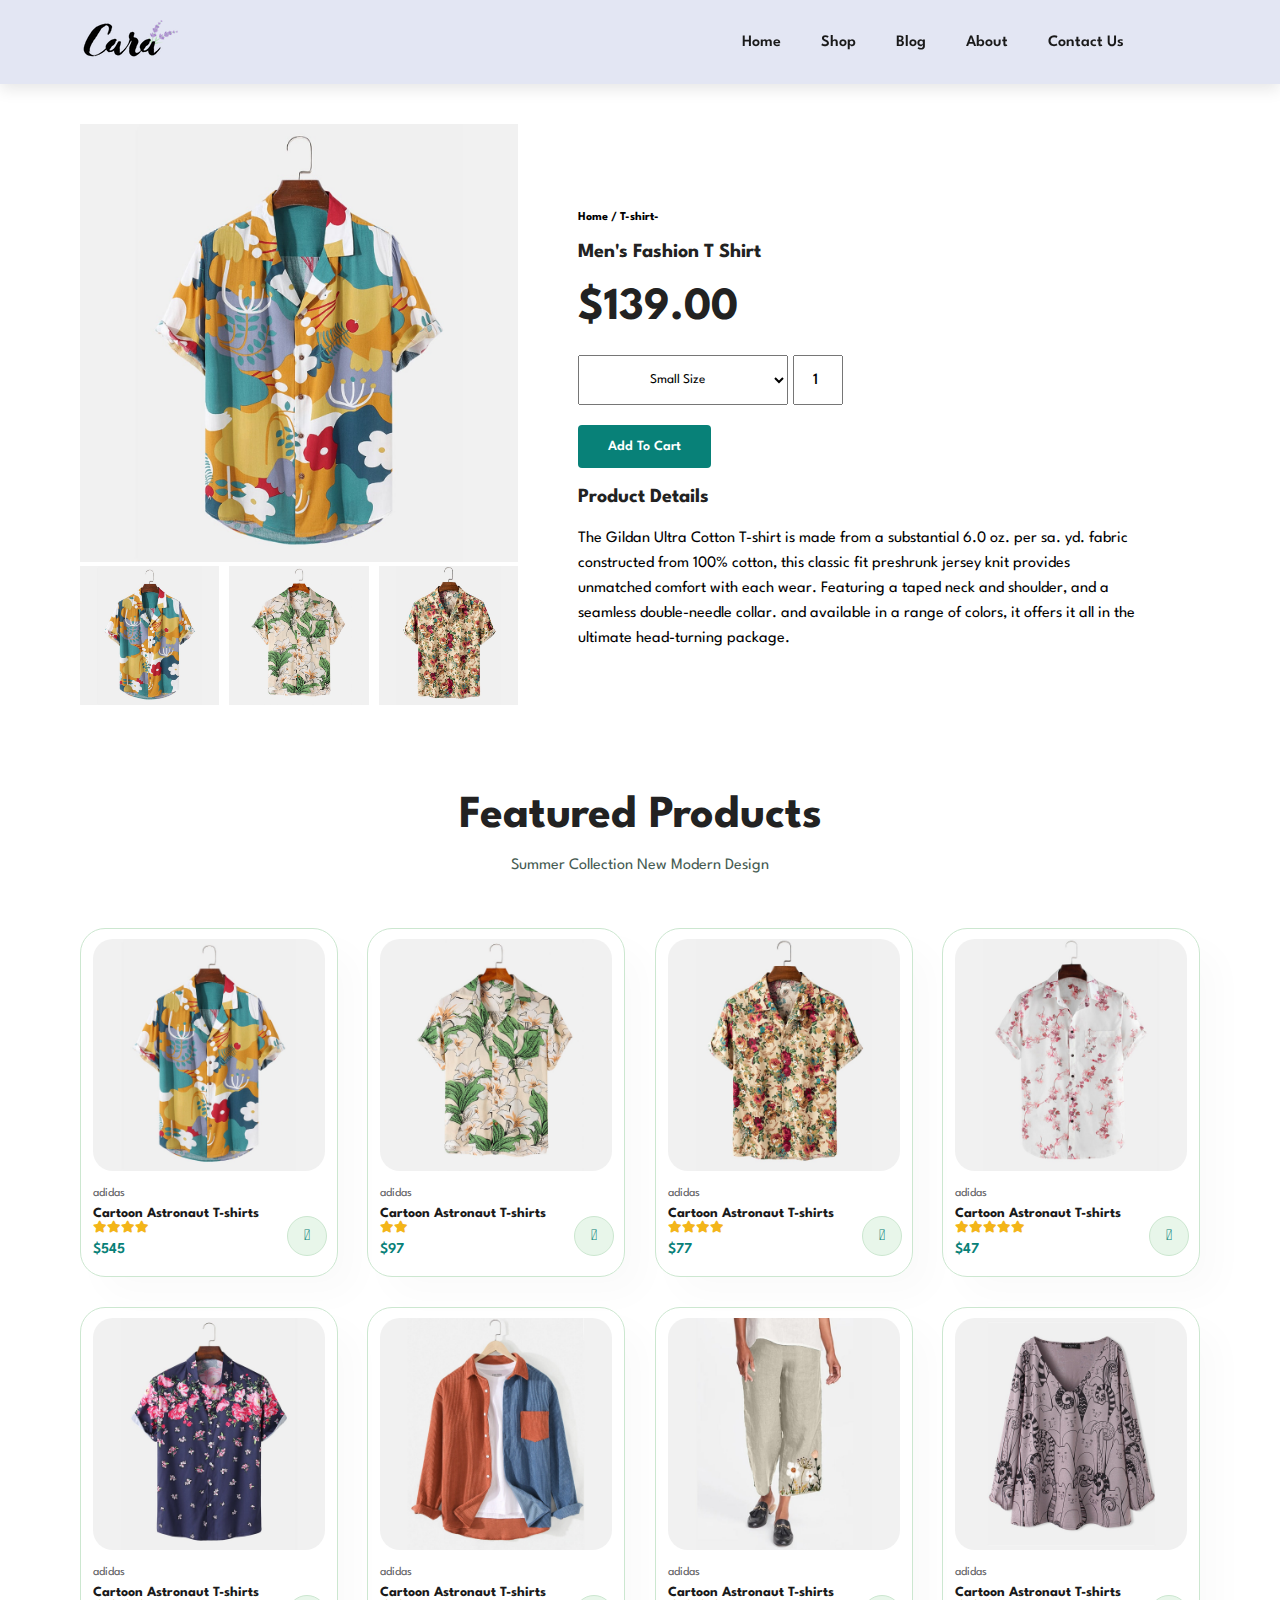
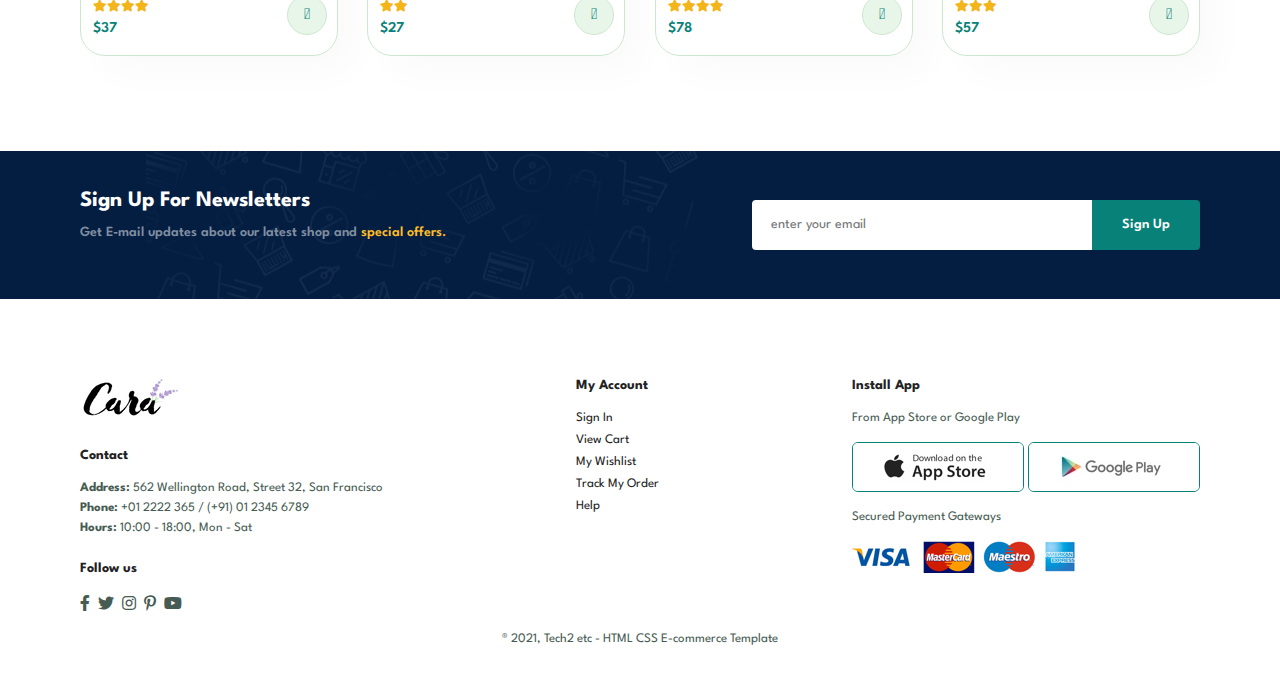
<file: sproduct.html>
<!DOCTYPE html>
<html lang="en">
  <head>
    <meta charset="UTF-8" />
    <meta http-equiv="X-UA-Compatible" content="IE=edge" />
    <meta name="viewport" content="width=device-width, initial-scale=1.0" />
    <title>Tech2etc E-commerce Tutorial</title>
    <link
      rel="stylesheet"
      href="https://pro.fontawesome.com/releases/v5.10.0/css/all.css"
    />
    <link rel="stylesheet" href="style.css" />
    <link rel="stylesheet" href="css/header.css" />
    <link rel="stylesheet" href="css/navbar.css" />
    <link rel="stylesheet" href="css/product1.css" />
    <link rel="stylesheet" href="css/newsletters.css" />
    <link rel="stylesheet" href="css/footer.css" />
    <link rel="stylesheet" href="css/productDetails.css" />
    <link rel="stylesheet" href="css/product1.css" />
  </head>

  <body>
    <!---  Header  --->
    <section id="header"></section>

    <section id="productDetails" class="section-p1">
      <div class="single-pro-image">
        <img src="css/img/products/f1.jpg" id="main-img" />
        <div class="small-pro-image">
          <div class="small-img-col">
            <img src="css/img/products/f1.jpg" class="small-img" />
          </div>
          <div class="small-img-col">
            <img src="css/img/products/f2.jpg" class="small-img" />
          </div>
          <div class="small-img-col">
            <img src="css/img/products/f3.jpg" class="small-img" />
          </div>
        </div>
      </div>
      <div class="single-pro-details">
        <h6>Home / T-shirt-</h6>
        <h4>Men's Fashion T Shirt</h4>
        <h2>$139.00</h2>
        <div class="shop-custom">
        <div class="custom">
          <select>
            <option>Small Size</option>
            <option>Medium Size</option>
            <option>XL Size</option>
            <option>XXL Size</option>
            <option>3XL Size</option>
          </select>
          <input type="number" value="1" />
        </div>
        <button class="normal">Add To Cart</button>
        </div>
        <h4>Product Details</h4>
        <span>
          The Gildan Ultra Cotton T-shirt is made from a substantial 6.0 oz. per
          sa. yd. fabric constructed from 100% cotton, this classic fit
          preshrunk jersey knit provides unmatched comfort with each wear.
          Featuring a taped neck and shoulder, and a seamless double-needle
          collar. and available in a range of colors, it offers it all in the
          ultimate head-turning package.
        </span>
      </div>
    </section>
    <section id="product1" class="section-p1">
      <h2>Featured Products</h2>
      <p>Summer Collection New Modern Design</p>
      <div class="pro-container" id="products"></div>
    </section>
    <!--  News Letters  -->
    <section id="newsletters" class="section-p1 section-m1"></section>
    <footer id="footer" class="section-p1"></footer>

    <script type="module" src="js/script.js"></script>
    <script src="js/menu.js"></script>
    <script type="module">
      import { setProductDetails } from "./js/script.js";
      setProductDetails();
    </script>
    <script src="js/sproduct.js"></script>
  </body>
</html>
</file>
<file: style.css>
@import url("https://fonts.googleapis.com/css2?family=Spartan:wght@100;200;300;400;500;600;700;800;900&display=swap");

* {
  margin: 0;
  padding: 0;
  box-sizing: border-box;
  font-family: "Spartan", sans-serif;
}

html {
  scroll-behavior: smooth;
}

/* Global Styles */

h1 {
  font-size: 50px;
  line-height: 64px;
  color: #222;
}

h2 {
  font-size: 46px;
  line-height: 54px;
  color: #222;
}

h4 {
  font-size: 20px;
  color: #222;
}

h6 {
  font-weight: 700;
  font-size: 12px;
}

p {
  font-size: 16px;
  color: #465b52;
  margin: 15px 0 20px 0;
}

.section-p1 {
  padding: 40px 80px;
}

.section-m1 {
  margin: 40px 0;
}

body {
  width: 100%;
}

button.normal {
  font-size: 14px;
  font-weight: 600;
  padding: 15px 30px;
  color: #000;
  background-color: #fff;
  border-radius: 4px;
  cursor: pointer;
  border: none;
  outline: none;
  transition: 0.2s ease;
}

button.white {
  font-size: 13px;
  font-weight: 600;
  padding: 11px 18px;
  color: #fff;
  background-color: transparent;
  cursor: pointer;
  border: 1px solid;
  outline: none;
  transition: 0.2s ease;
}

.banner {
  display: flex;
  flex-direction: column;
  justify-content: center;
  align-items: center;
  text-align: center;
  background-size: cover;
  background-position: center;
}
.layer {
  background-color: rgba(0, 0, 0, 0.1);
  position: absolute;
  top: 0;
  left: 0;
  width: 100%;
  height: 100%;
  transition: 0.3s ease;
}
.layer:hover {
  background-color: rgba(0, 0, 0, 0);
}
/* Media Query */
@media (max-width: 799px) {
  .section-p1 {
    padding: 40px 40px;
  }
}

@media (max-width: 500px) {
  .section-p1 {
    padding:20px;
  }
  h1 {
      font-size: 38px;
  }
  h2 {
      font-size: 32px;
  }
}
</file>
<file: css/banner.css>
/* Banner */
#banner {
  background-image: url("img/banner/b2.jpg");
  width: 100%;
  height: 40vh;
}
#banner h4 {
  color: #fff;
  font-size: 16px;
}
#banner h2 {
  color: #fff;
  font-size: 30px;
  padding: 10px 0;
}

#banner h2 span {
  color: #ef3636;
}
#banner button:hover {
  background: #088178;
  color: #fff;
}
@media (max-width: 799px) {
  #banner {
      height: 20vh;
  }
}

@media (max-width: 670px) {
  #banner {
      height: 40vh;
  }
}
</file>
<file: css/feature.css>
/* Feature */
#feature {
  display: flex;
  align-items: center;
  justify-content: space-between;
  flex-wrap: wrap;
}

#feature .fe-box {
  width: 180px;
  text-align: center;
  padding: 25px 15px;
  box-shadow: 20px 20px 34px rgba(0, 0, 0, 0.03);
  border: 1px solid #cce7d0;
  border-radius: 4px;
  margin: 15px 0;
}

#feature .fe-box:hover {
  box-shadow: 10px 10px 54px rgba(70, 62, 211, 0.1);
}

#feature .fe-box h6 {
  display: inline-block;
  padding: 9px 8px 6px 8px;
  line-height: 1;
  border-radius: 4px;
  color: #088178;
}
#feature .fe-box img {
  width: 100%;
  margin-bottom: 10px;

}
#feature .fe-box:nth-child(1) h6 {
  background-color: #fddde4;
}
#feature .fe-box:nth-child(2) h6 {
  background-color: #cdebbc;
}
#feature .fe-box:nth-child(3) h6 {
  background-color: #d1e8f2;
}
#feature .fe-box:nth-child(4) h6 {
  background-color: #cdd4f8;
}
#feature .fe-box:nth-child(5) h6 {
  background-color: #f6dbf6;
}
#feature .fe-box:nth-child(6) h6 {
  background-color: #fff2e5;
}
@media (max-width: 1250px) {
  #feature {
    justify-content: center;
  }
  #feature .fe-box{
    margin: 15px;
  }
}
@media (max-width: 500px) {
  #feature .fe-box{
    width: 145px;
    margin: 0 15px 15px 0;
  }
}
</file>
<file: css/header.css>
/* header */
#header {
  display: flex;
  align-items: center;
  justify-content: space-between;
  padding: 20px 80px;
  background-color: #e3e6f3;
  box-shadow: 0px 5px 15px rgba(0, 0, 0, 0.1);
  z-index: 999;
  position: sticky;
  top: 0;
  left: 0;
}
@media (max-width: 500px) {
  #header {
     padding: 10px 30px;
  }
}
</file>
<file: css/hero.css>
#hero {
  height: 90vh;
  width: 100%;
  background-size: cover;
  background-position: top 25% right 0;
  padding: 0 80px;
  display: flex;
  align-items: flex-start;
  justify-content: center;
  flex-direction: column;
}
#hero {
  background-image: url("img/hero4.png");
}

#hero h4 {
  padding-bottom: 5px;
  color: #088178;
}

#hero h1 {
  color: #088178;
}

#hero button {
  background-image: url("img/button.png");
  background-repeat: no-repeat;
  background-color: transparent;
  color: #088178;
  border: 0;
  padding: 14px 80px 14px 65px;
  cursor: pointer;
  font-weight: 700;
  font-size: 15px;
}

@media (max-width: 799px) {
  #hero {
    height: 70vh;
    background-position: top 30% right 30%;
  }
}
@media (max-width: 500px) {
  #hero {
    padding: 0 20px;
    background-position: 55%;
  }
}
</file>
<file: css/navbar.css>
/* navbar */
#navbar {
  display: flex;
  align-items: center;
  justify-content: center;
}

#mobile {
  display: none;
  align-items: center;
}
#mobile i {
  color: #1a1a1a;
  font-size: 24px;
  padding-left: 20px;
}
#close {
  position: absolute;
  top: 30px;
  left: 30px;
  color: #222;
  font-size: 24px;
  display: none;
}

#navbar li {
  list-style: none;
  padding: 0 20px;
  position: relative;
}

#navbar li a {
  text-decoration: none;
  font-size: 16px;
  font-weight: 600;
  color: #1a1a1a;
  transition: 0.3s ease;
}

#navbar li a:hover,
#navbar li a.active {
  color: #088178;
}

#navbar li a:hover::after,
#navbar li a.active::after {
  content: "";
  width: 30%;
  height: 2px;
  background-color: #088178;
  position: absolute;
  bottom: -4px;
  left: 20px;
}
@media (max-width: 799px) {
  #navbar {
    flex-direction: column;
    align-items: flex-start;
    justify-content: flex-start;
    position: fixed;
    top: 0px;
    right: -300px;
    height: 100vh;
    width: 300px;
    background-color: #e3e6f3;
    box-shadow: 0 40px 60px rgb(0, 0, 0, 0.1);
    padding: 80px 0 0 10px;
    transition: 0.3s ease;
  }
  #navbar li {
    margin-bottom: 25px;
  }
  #mobile {
    display: flex;
  }
  #navbar.active {
    right: 0px;
  }
  #lg-bug {
    display: none;
  }
  #close {
    display: initial;
  }
}
</file>
<file: css/product1.css>
#product1 {
  text-align: center;
}
#product1 .pro {
  width: 23%;
  min-width: 250px;
  padding: 10px 12px;
  border: 1px solid #cce7d0;
  border-radius: 25px;
  cursor: pointer;
  box-shadow: 20px 20px 34px rgba(0, 0, 0, 0.02);
  margin: 15px 0;
  transition: 0.2s ease;
  position: relative;
}
#product1 .pro:hover {
  box-shadow: 10px 10px 54px rgba(0, 0, 0, 0.06);
}

#product1 .pro img {
  width: 100%;
  border-radius: 20px;
}
#product1 .pro-container {
  display: flex;
  justify-content: space-between;
  padding-top: 20px;
  flex-wrap: wrap;
}
#product1 .pro .des {
  text-align: start;
  padding: 10px 0;
}
#product1 .pro .des span {
  color: #606063;
  font-size: 12px;
}

#product1 .pro .des h5 {
  padding-top: 7px;
  color: #1a1a1a;
  font-size: 14px;
}

#product1 .pro .des i {
  color: #f3b519;
  font-size: 12px;
}

#product1 .pro .des h4 {
  padding-top: 7px;
  color: #088178;
  font-size: 15px;
  font-weight: 600;
}
#product1 .pro .cart {
  width: 40px;
  height: 40px;
  line-height: 40px;
  border-radius: 50px;
  background-color: #e8f6ea;
  font-weight: 500;
  color: #088178;
  border: 1px solid #cce7d0;
  position: absolute;
  bottom: 20px;
  right: 10px;
}

@media (max-width: 1000px) {
  #product1 .pro-container {
    justify-content: center;
  }
  #product1 .pro {
    margin: 5px;
  }
}

@media (max-width: 640px) {
  #product1 .pro {
    width: 100%;
  }

}
</file>
<file: css/banner3.css>
#banner3 .banner-box {
  min-width: 30%;
  height: 30vh;
  flex-grow: 1;
  margin: 10px;
  padding: 20px;
  margin-bottom: 20px;
  align-items: flex-start;
  transition: 0.3s ease;
  position: relative;
  background-color: black;
}
#banner3 .banner-box:nth-child(1) {
  background-image: url("img/banner/b7.jpg");
  color: #feffdf;
}

#banner3 .banner-box:nth-child(2) {
  background-image: url("img/banner/b4.jpg");
  color: #fbff84;
}

#banner3 .banner-box:nth-child(3) {
  background-image: url("img/banner/b18.jpg");
  color: #f6fe07;
}

#banner3 h2 {
  color: #fff;
  font-size: 22px;
  font-weight: 900;
}

#banner3 h3 {
  font-size: 15px;
  font-weight: 800;
}
#banner3 {
  display: flex;
  justify-content: space-between;
  flex-wrap: wrap;
  padding: 0 80px;
}
@media (max-width: 799px) {
  #banner3 {
    padding: 0px;
  }
  #banner3 .banner-box {
    width: 28%;
  }
}
@media (max-width: 500px) {
 #banner3 .banner-box {
    width: 100%;
  }
}
</file>
<file: css/smBanner.css>
#sm-banner {
  display: flex;
  justify-content: space-between;
  flex-wrap: wrap;
}

#sm-banner .banner-box {
  min-width: 580px;
  height: 50vh;
  flex-grow: 1;
  margin: 10px;
  padding: 30px;
  align-items: flex-start;
  background-color: black;
  transition: 0.3s ease;
  position: relative;
}
#sm-banner .banner-box:nth-child(1) {
  background-image: url("img/banner/b17.jpg");
}

#sm-banner .banner-box:nth-child(2) {
  background-image: url("img/banner/b10.jpg");
}

#sm-banner h4 {
  color: #fff;
  font-size: 20px;
  font-weight: 300;
}
#sm-banner h2 {
  color: #fff;
  font-size: 28px;
  font-weight: 800;
}
#sm-banner span {
  color: #fff;
  font-size: 14px;
  font-weight: 500;
  padding-bottom: 15px;
}

#sm-banner .banner-box:hover button.white {
  color: #fff;
  background-color: #088178;
  border: 0px solid;
  outline: none;
}
#sm-banner .banner-box:hover {
  transition: all 0.5s;
  transform: scale(1.01);
}
@media (max-width: 799px) {
  #sm-banner .banner-box {
    min-width: 100%;
    margin: 0px;
  }
}

@media (max-width: 500px) {
  #sm-banner .banner-box {
    height: 40vh;
  }
}
</file>
<file: css/newsletters.css>
#newsletters {
  display: flex;
  justify-content: space-between;
  flex-wrap: wrap;
  align-items: center;
  background-image: url("img/banner/b14.png");
  background-repeat: no-repeat;
  background-position: 20% 30%;
  background-color: #041e42;
}
#newsletters .form {
  display: flex;
  width: 40%;
}
#newsletters h4 {
  font-size: 22px;
  font-weight: 700;
  color: #fff;
}

#newsletters p {
  font-size: 14px;
  font-weight: 600;
  color: #818ea0;
}

#newsletters span {
  color: #ffbd27;
}
#newsletters input {
  height: 3.125rem;
  padding: 0 1.25em;
  font-size: 14px;
  width: 100%;
  border: 1px solid transparent;
  border-radius: 4px;
  outline: none;
  border-top-right-radius: 0;
  border-bottom-right-radius: 0;
}
#newsletters button {
  background-color: #088178;
  color: #fff;
  white-space: nowrap;
  border-top-left-radius: 0;
  border-bottom-left-radius: 0;
}
@media (max-width: 1000px) {
  #newsletters .form {
    width: 100%;
    margin-top: 10px;
  }
}
@media (max-width: 500px) {
  #newsletters{
    padding: 40px 20px;
  }
}
</file>
<file: css/footer.css>
footer {
  display: flex;
  flex-wrap: wrap;
  justify-content: space-between;
}
footer .col {
  display: flex;
  flex-direction: column;
  align-items: flex-start;
  margin-bottom: 20px;
}

footer .logo {
  margin-bottom: 30px;
}
footer h4 {
  font-size: 14px;
  padding-bottom: 20px;
}

footer p {
  font-size: 13px;
  margin: 0 0 8px 0;
}

footer a {
  font-size: 13px;
  text-decoration: none;
  color: #222;
  margin-bottom: 10px;
}
footer .follow {
  margin-top: 20px;
}
footer .follow i {
  color: #465b52;
  padding-right: 4px;
  cursor: pointer;
}
footer .follow i:hover,
footer a:hover {
  color: #088178;
}

footer .install .row img {
  border: 1px solid #088178;
  border-radius: 6px;
}
footer .install img {
  margin: 10px 0 15px 0;
}

footer .copyright {
  text-align: center;
  width: 100%;
}
@media (max-width: 500px) {
  footer {
    flex-direction: column;
  }
  footer .install {
    align-items: center;
  }
}
</file>
<file: css/shop.css>
#page_header {
  width: 100%;
  background-size: cover;
  height: 40vh;
  display: flex;
  align-items: center;
  justify-content: center;
  flex-direction: column;
  padding: 14px;
}

#page_header h2,
#page_header p {
  color: #fff;
}

#pagination {
  text-align: center;
}
#pagination a {
  text-decoration: none;
  padding: 15px 20px;
  color: #fff;
  font-weight: 600;
  border-radius: 4px;
  background-color: #088178;
}
#pagination a i {
  font-weight: 600;
  font-size: 16px;
}
.page_header_shop {
  background-image: url("img/banner/b1.jpg");
}
.page_header_blog {
  background-image: url("img/banner/b19.jpg");
}
.page_header_about,
.page_header_contact  {
  background-image: url("img/about/banner.png");
}
</file>
<file: css/blog.css>
#blog {
  padding: 150px 150px 0 150px;
}
#blog .blog-box {
  display: flex;
  align-items: center;
  width: 100%;
  margin-bottom: 100px;
}
#blog .blog-img,
#blog .blog-details {
  margin-right: 40px;
  width: 50%;
}
#blog img {
  width: 100%;
  height: 300px;
  object-fit: cover;
}
#blog .blog-box h1 {
  position: absolute;
  top: -40px;
  left: 0;
  font-size: 70px;
  font-weight: 700;
  color: #c9cbce;
  z-index: -9;
}
#blog .blog-box {
  position: relative;
}
#blog .blog-details a {
  text-decoration: none;
  font-size: 11px;
  color: #000;
  font-weight: 700;
  position: relative;
  transition: 0.3s ease;
}
#blog .blog-details a::after {
  content: "";
  width: 50px;
  height: 1px;
  background-color: #000;
  position: absolute;
  top: 4px;
  right: -60px;
}
#blog .blog-details a:hover {
  color: #088178;
}
#blog .blog-details a:hover::after {
  background-color: #088178;
}
@media (max-width: 1200px) {
  #blog {
    padding: 100px 100px 0 100px;
  }
}
@media (max-width: 1000px) {
  #blog {
    padding: 80px 80px 0 80px;
  }
}

@media (max-width: 800px) {
  #blog {
    padding: 40px 40px 0 40px;
  }
}

@media (max-width: 600px) {
  #blog {
    padding: 20px 20px 0 20px;
  }
  #blog .blog-box h1 {
    font-size: 50px;
  }
}
@media (max-width: 400px) {
  #blog {
    padding: 20px;
    justify-content: center;
    align-items: center;
  }
  #blog .blog-box {
    flex-direction: column;
    justify-content: center;
    align-items: flex-start;
    margin: 100px 0px;
  }
  #blog .blog-details,
  #blog .blog-img {
    width: 100%;
  }
}
</file>
<file: css/cart.css>
#cart {
  overflow: auto;
}
#cart table {
  width: 100%;
  border-collapse: collapse;
  table-layout: fixed;
  white-space: nowrap;
}
#cart table img {
  width: 70px;
}

#cart table td {
  width: 150px;
  text-align: center;
}

#cart table td:nth-child(1) {
  width: 100px;
}

#cart table td:nth-child(3) {
  width: 250px;
}
#cart table td input {
  width: 70px;
  padding: 10px 5px 10px 15px;
}
#cart table thead {
  border: 1px solid #e2e9e2;
  border-left: none;
  border-right: none;
}
#cart table thead td {
  font-weight: 700;
  text-transform: uppercase;
  font-size: 13px;
  padding: 18px 0;
}

#cart table tr td {
  padding: 15px;
  font-size: 13px;
}
#cart-add {
  display: flex;
  justify-content: space-between;
  align-items: center;
  flex-wrap: wrap;
}
#coupon {
  width: 50%;
  margin-bottom: 30px;
}
#cart-add h3 {
  padding-bottom: 15px;
}
#coupon input {
  padding: 10px 20px;
  outline: none;
  width: 60%;
  margin-right: 10px;
  border: 1px solid #e2e9e1;
}
#cart-add button {
  background-color: #088178;
  color: white;
  padding: 12px 20px;
}

#subtotal {
  width: 50%;
  margin-bottom: 30px;
  border: 1px solid #e2e9e1;
  padding: 30px;
}
#subtotal table {
  width: 100%;
  border-collapse: collapse;
  margin-bottom: 20px;
}

#subtotal table td {
  width: 50%;
  border: 1px solid #e2e9e1;
  padding: 10px;
  font-size: 13px;
}

@media (max-width: 800px) {
  #cart-add {
    flex-direction: column;
  }
  #subtotal,#coupon {
    width: 100%;
  }
}
</file>
<file: css/contact.css>
#contact-details {
  display: flex;
  align-items: center;
  justify-content: space-between;
}
#contact-details .details {
  width: 40%;
}
#contact-details .details span,
#form-details form span {
  font-size: 12px;
}
#contact-details .details h2,
#form-details form h2 {
  font-size: 26px;
  line-height: 35px;
  padding: 20px 0;
}

#contact-details .details h3 {
  font-size: 16px;
  padding-bottom: 15px;
}
#contact-details .details li {
  list-style: none;
  display: flex;
  align-items: center;
  padding: 10px 0;
}
#contact-details .details li i {
  font-size: 14px;
  padding-right: 22px;
}
#contact-details .details li p {
  font-size: 14px;
  margin: 0px;
}
#contact-details .map {
  width: 55%;
  height: 400px;
}

#contact-details .map iframe {
  width: 100%;
  height: 100%;
}

#form-details form {
  width: 65%;
  display: flex;
  flex-direction: column;
  align-items: flex-start;
}
#form-details form input,
#form-details form textarea {
  width: 100%;
  padding: 12px 15px;
  outline: none;
  margin-bottom: 20px;
  border: 1px solid #e1e1e1;
}
#form-details form button {
  background-color: #088178;
  color: #fff;
  width: 100%;
  padding: 20px;
  margin-bottom: 40px;
}
#form-details .people {
  display: flex;
  flex-direction: column;
}
#form-details .people div {
  padding-bottom: 20px;
  display: flex;
  align-items: center;
}
#form-details .people img {
  width: 65px;
  height: 65px;
  object-fit: cover;
  margin-right: 15px;
}
#form-details .people div p {
  margin: 0;
  font-size: 13px;
  line-height: 20px;
}
#form-details .people div p span {
  display: block;
  font-size: 16px;
  font-weight: 600;
  color: #000;
}

#form-details {
  display: flex;
  align-items: center;
  justify-content: space-between;
  margin: 30px;
  padding: 80px;
  border: 1px solid #e1e1e1;
}
@media (max-width: 1200px) {
  #form-details {
    padding: 40px;
  }
}

@media (max-width: 1000px) {
  #form-details,#contact-details {
    flex-direction: column;
  }
  #contact-details .map,
  #form-details form,
  #form-details div,
  #contact-details .details
   {
    width: 100%;
  }
}
@media (max-width: 600px) {

    #form-details {
    padding: 20px;
    margin: 10px;
  }
}
</file>
<file: css/productDetails.css>
#productDetails {
  display: flex;
}

#productDetails img {
  width: 100%;
  padding-right: 10px;
}

.single-pro-image {
  width: 40%;
  margin-right: 50px;
}
.small-pro-image {
  display: flex;
  justify-content: space-between;
}
.small-img-col {
  cursor: pointer;
}

.single-pro-details {
  width: 50%;
  display: flex;
  flex-direction: column;
  justify-content: center;
  align-items: start;
  padding-top: 30px;
}
.single-pro-details select {
  display: block;
  padding: 10px 60px;

  text-align: center;
  height: 50px;
}
.single-pro-details h6,
.single-pro-details h4,
.single-pro-details h2 {
  margin-bottom: 20px;
  text-align: start;
}
.single-pro-details input {
  width: 50px;
  height: 50px;
  text-align: center;
  padding-left: 10px;
  font-size: 16px;
  margin-left: 5px;
  font-weight: 500;
}
.single-pro-details button {
  margin: 20px 0px;
  background-color: #088178;
  color: #fff;
}
.single-pro-details span {
  line-height: 25px;
}

#productDetails .custom {
  display: flex;
  justify-content: center;
}

@media (max-width: 800px) {
  #productDetails {
    flex-direction: column;
  }

  .single-pro-details,
  .single-pro-image {
    width: 100%;
  }
  .shop-custom {
    display: flex;
    justify-content: center;
    margin: 20px 0;
  }
  .single-pro-details button {
    margin: 0 20px;
  }
}
@media (max-width: 600px) {
  .shop-custom{
    flex-direction: column;
     width: 100%;
  }
  .single-pro-details select {
     width: 100%;
  }
  .single-pro-details button {
    margin: 20px 0;
  }

.single-pro-details input {
  width: 80px;
}
 
}
</file>
